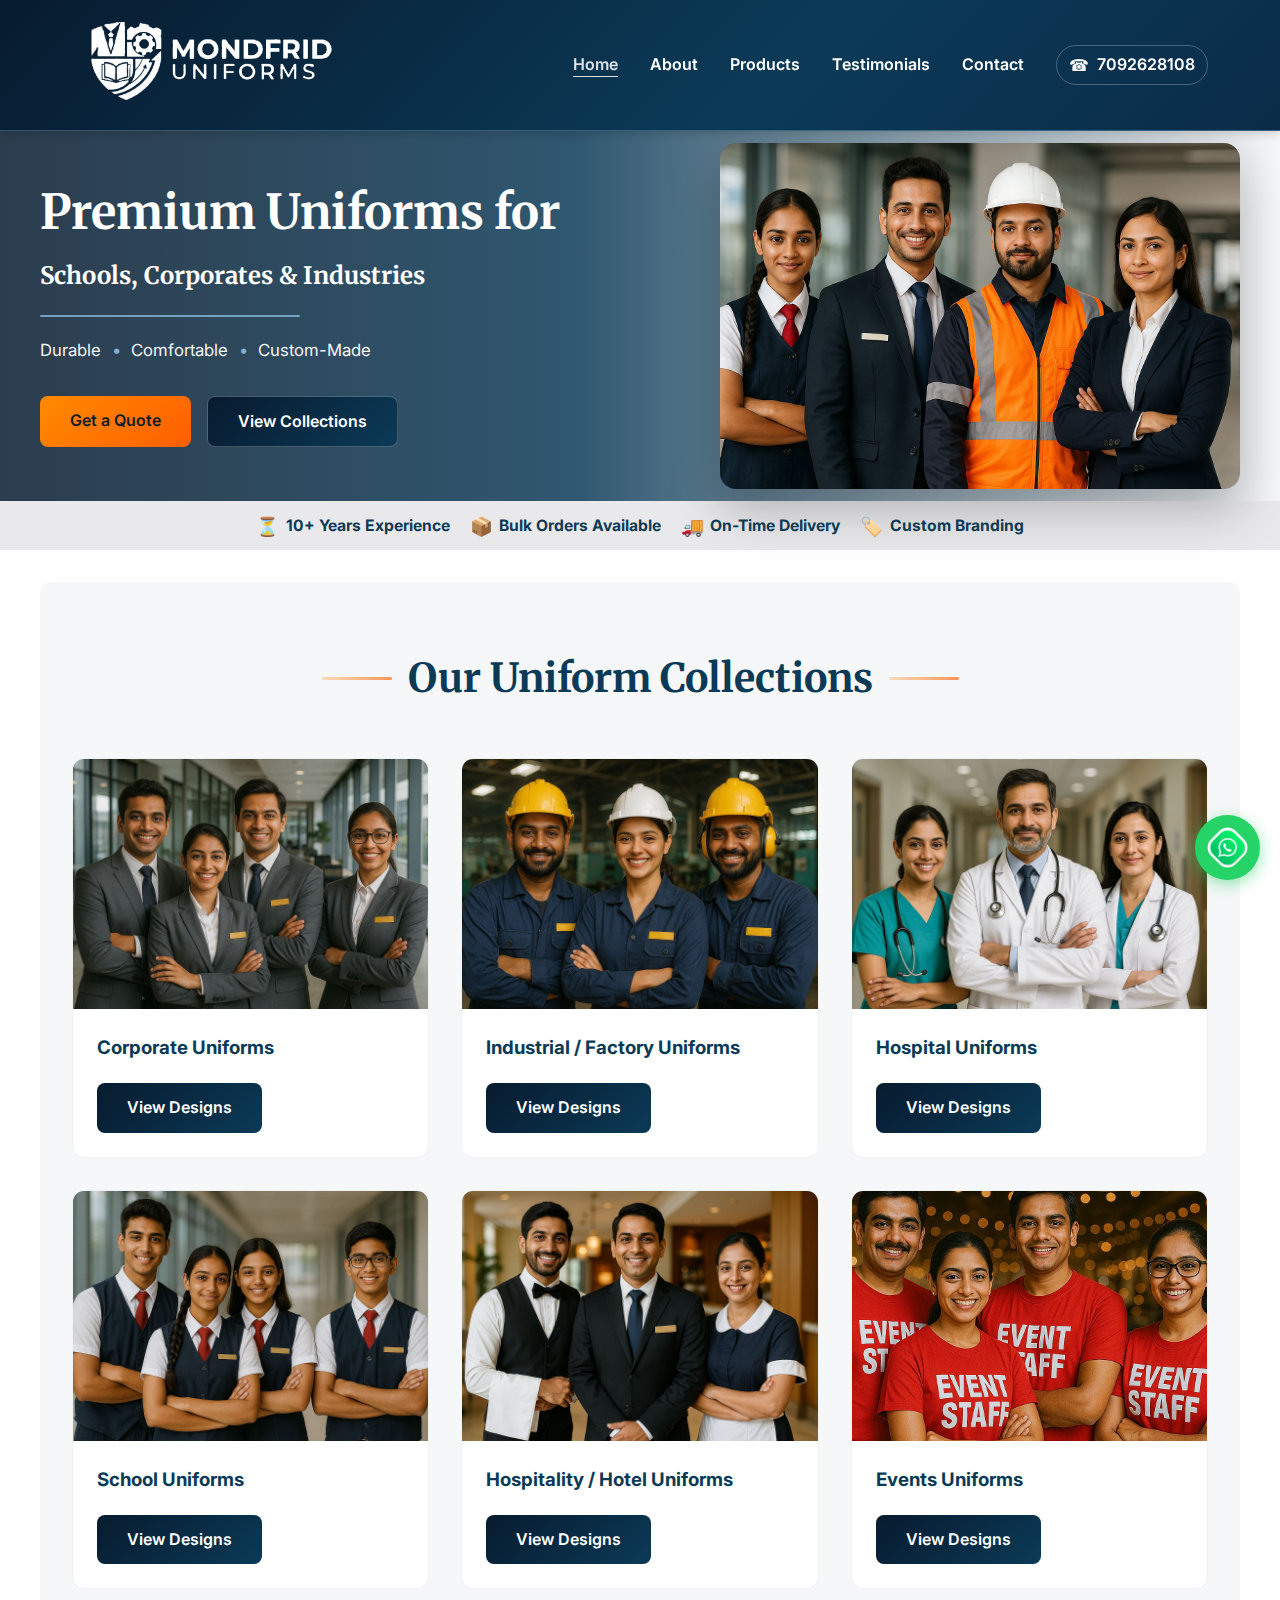
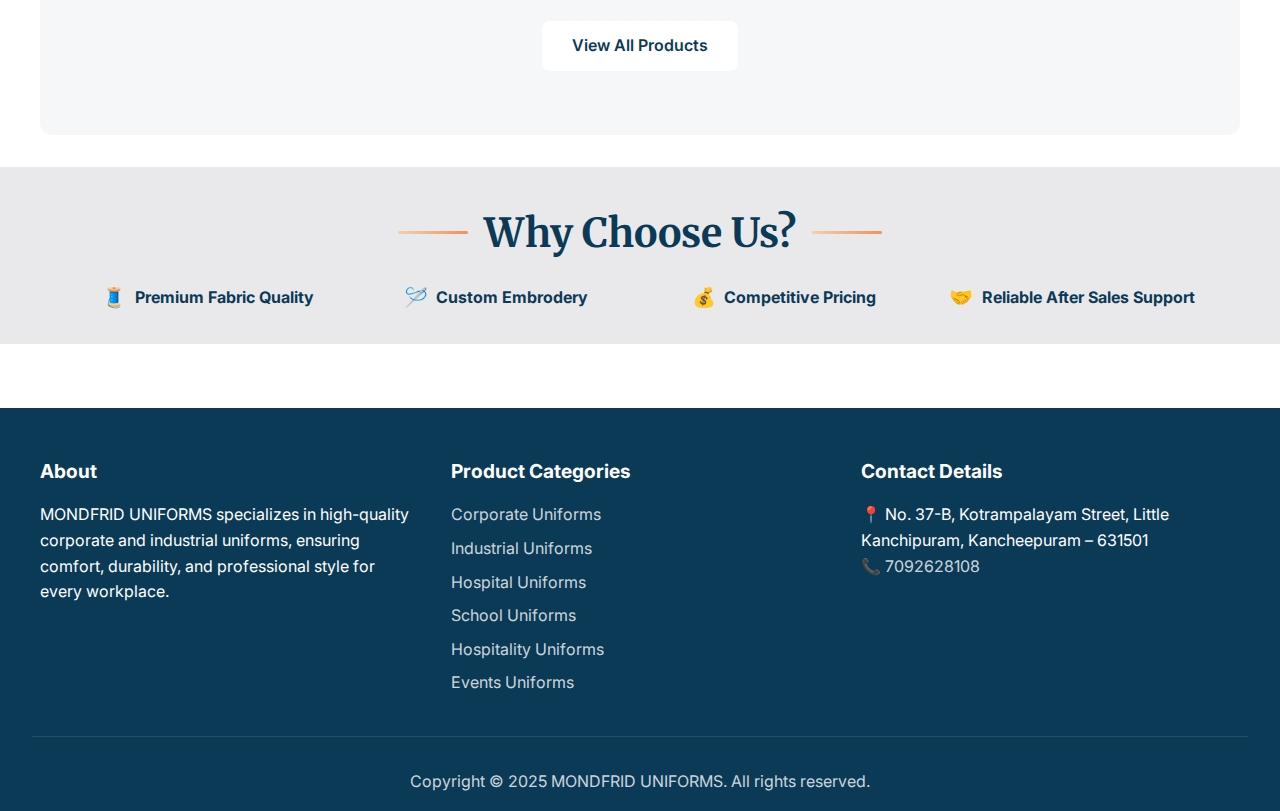
<file: index.html>
<!DOCTYPE html>
<html lang="en">
<head>
  <meta charset="UTF-8">
  <meta name="viewport" content="width=device-width, initial-scale=1.0">
  <title>MONDFRID UNIFORMS - Premium Uniforms for Professional Work Style</title>
  <link rel="preconnect" href="https://fonts.googleapis.com">
  <link href="https://fonts.googleapis.com/css2?family=Inter:wght@300;400;600&family=Merriweather:wght@700&display=swap" rel="stylesheet">
  <link rel="stylesheet" href="css/style.css">
</head>
<body>
  <!-- Header -->
  <header>
    <nav>
      <div class="logo">
        <a href="index.html"><img src="images/logo.png" alt="MONDFRID UNIFORMS Logo"></a>
      </div>
      <button class="menu-toggle" aria-label="Toggle menu">☰</button>
      <ul class="nav-menu">
        <li><a href="index.html">Home</a></li>
        <li><a href="about.html">About</a></li>
        <li><a href="products.html">Products</a></li>
        <li><a href="testimonials.html">Testimonials</a></li>
        <li><a href="contact.html">Contact</a></li>
        <li class="nav-phone">
          <a href="tel:+917092628108" aria-label="Call 7092628108">
            <span class="phone-icon" aria-hidden="true">☎</span>
            <span class="phone-text">7092628108</span>
          </a>
        </li>
      </ul>
    </nav>
  </header>

  <!-- Hero Section -->
  <section class="hero">
    <div class="hero-inner">
      <div class="hero-left">
        <h1 class="hero-title">
          Premium Uniforms for<br>
          <span class="hero-title-strong">Schools, Corporates &amp; Industries</span>
        </h1>
        <div class="hero-divider" aria-hidden="true"></div>
        <p class="hero-subtitle">
          Durable <span class="hero-dot" aria-hidden="true">•</span>
          Comfortable <span class="hero-dot" aria-hidden="true">•</span>
          Custom-Made
        </p>
        <div class="hero-buttons">
          <a href="contact.html" class="btn btn-quote">Get a Quote</a>
          <a href="products.html" class="btn btn-collections">View Collections</a>
        </div>
      </div>
      <div class="hero-right" aria-hidden="true">
        <img src="images/GroupHeader.jpeg" alt="Uniforms showcase">
      </div>
    </div>
  </section>

  <!-- Highlights Strip -->
  <section class="highlights">
    <div class="highlights-inner">
      <div class="highlights-row">
        <div class="highlight">
          <span class="highlight-icon" aria-hidden="true">⏳</span>
          <span class="highlight-text">10+ Years Experience</span>
        </div>
        <div class="highlight">
          <span class="highlight-icon" aria-hidden="true">📦</span>
          <span class="highlight-text">Bulk Orders Available</span>
        </div>
        <div class="highlight">
          <span class="highlight-icon" aria-hidden="true">🚚</span>
          <span class="highlight-text">On-Time Delivery</span>
        </div>
        <div class="highlight">
          <span class="highlight-icon" aria-hidden="true">🏷️</span>
          <span class="highlight-text">Custom Branding</span>
        </div>
      </div>
    </div>
  </section>

  <!-- Products Preview Section -->
  <section class="container" style="background: var(--muted); padding: 4rem 2rem; border-radius: 12px; margin: 2rem auto;">
    <h2 class="section-title section-title-lines"><span>Our Uniform Collections</span></h2>

    <div class="products-grid">
      <div class="product-card">
        <div class="product-image">
          <img src="images/uniforms/corporate.png" alt="Corporate Uniforms">
        </div>
        <div class="product-content">
          <h3>Corporate Uniforms</h3>
          <a href="products.html" class="btn btn-view-designs" aria-label="View Corporate Uniform designs">View Designs</a>
        </div>
      </div>
      <div class="product-card">
        <div class="product-image">
          <img src="images/uniforms/industry.png" alt="Industrial Uniforms">
        </div>
        <div class="product-content">
          <h3>Industrial / Factory Uniforms</h3>
          <a href="products.html" class="btn btn-view-designs" aria-label="View Industrial Uniform designs">View Designs</a>
        </div>
      </div>
      <div class="product-card">
        <div class="product-image">
          <img src="images/uniforms/hospital.png" alt="Hospital Uniforms">
        </div>
        <div class="product-content">
          <h3>Hospital Uniforms</h3>
          <a href="products.html" class="btn btn-view-designs" aria-label="View Hospital Uniform designs">View Designs</a>
        </div>
      </div>
      <div class="product-card">
        <div class="product-image">
          <img src="images/uniforms/school.png" alt="School Uniforms">
        </div>
        <div class="product-content">
          <h3>School Uniforms</h3>
          <a href="products.html" class="btn btn-view-designs" aria-label="View School Uniform designs">View Designs</a>
        </div>
      </div>
      <div class="product-card">
        <div class="product-image">
          <img src="images/uniforms/hospitality.png" alt="Hospitality Uniforms">
        </div>
        <div class="product-content">
          <h3>Hospitality / Hotel Uniforms</h3>
          <a href="products.html" class="btn btn-view-designs" aria-label="View Hospitality Uniform designs">View Designs</a>
        </div>
      </div>
      <div class="product-card">
        <div class="product-image">
          <img src="images/uniforms/events.png" alt="Events Uniforms">
        </div>
        <div class="product-content">
          <h3>Events Uniforms</h3>
          <a href="products.html" class="btn btn-view-designs" aria-label="View Events Uniform designs">View Designs</a>
        </div>
      </div>
    </div>
    <div style="text-align: center; margin-top: 2rem;">
      <a href="products.html" class="btn btn-primary">View All Products</a>
    </div>
  </section>

  <!-- Why Choose Us -->
  <section class="why-choose-section">
    <div class="container">
    <h2 class="section-title section-title-lines"><span>Why Choose Us?</span></h2>
    <div class="why-choose-grid">
      <div class="why-choose-item">
        <span class="why-choose-icon" aria-hidden="true">🧵</span>
        <span class="why-choose-text">Premium Fabric Quality</span>
      </div>
      <div class="why-choose-item">
        <span class="why-choose-icon" aria-hidden="true">🪡</span>
        <span class="why-choose-text">Custom Embrodery</span>
      </div>
      <div class="why-choose-item">
        <span class="why-choose-icon" aria-hidden="true">💰</span>
        <span class="why-choose-text">Competitive Pricing</span>
      </div>
      <div class="why-choose-item">
        <span class="why-choose-icon" aria-hidden="true">🤝</span>
        <span class="why-choose-text">Reliable After Sales Support</span>
      </div>
    </div>
    </div>
  </section>

  

 
  <!-- Footer -->
  <footer>
    <div class="footer-content">
      <div class="footer-section">
        <h3>About</h3>
        <p>MONDFRID UNIFORMS specializes in high-quality corporate and industrial uniforms, ensuring comfort, durability, and professional style for every workplace.</p>
      </div>
      <div class="footer-section">
        <h3>Product Categories</h3>
        <ul>
          <li><a href="products.html">Corporate Uniforms</a></li>
          <li><a href="products.html">Industrial Uniforms</a></li>
          <li><a href="products.html">Hospital Uniforms</a></li>
          <li><a href="products.html">School Uniforms</a></li>
          <li><a href="products.html">Hospitality Uniforms</a></li>
          <li><a href="products.html">Events Uniforms</a></li>
        </ul>
      </div>
      <div class="footer-section">
        <h3>Contact Details</h3>
        <p>📍 No. 37-B, Kotrampalayam Street, Little Kanchipuram, Kancheepuram – 631501</p>
        <p>📞 <a href="tel:+917092628108">7092628108</a></p>
      </div>
    </div>
    <div class="footer-bottom">
      <p>Copyright © 2025 MONDFRID UNIFORMS. All rights reserved.</p>
    </div>
  </footer>

  <!-- Sticky WhatsApp Button -->
  <a href="https://wa.me/917092628108" class="whatsapp-float" target="_blank" aria-label="Chat on WhatsApp">
    <img src="images/whatsappicon.png" alt="WhatsApp">
  </a>

  <script src="js/main.js"></script>
</body>
</html>
</file>
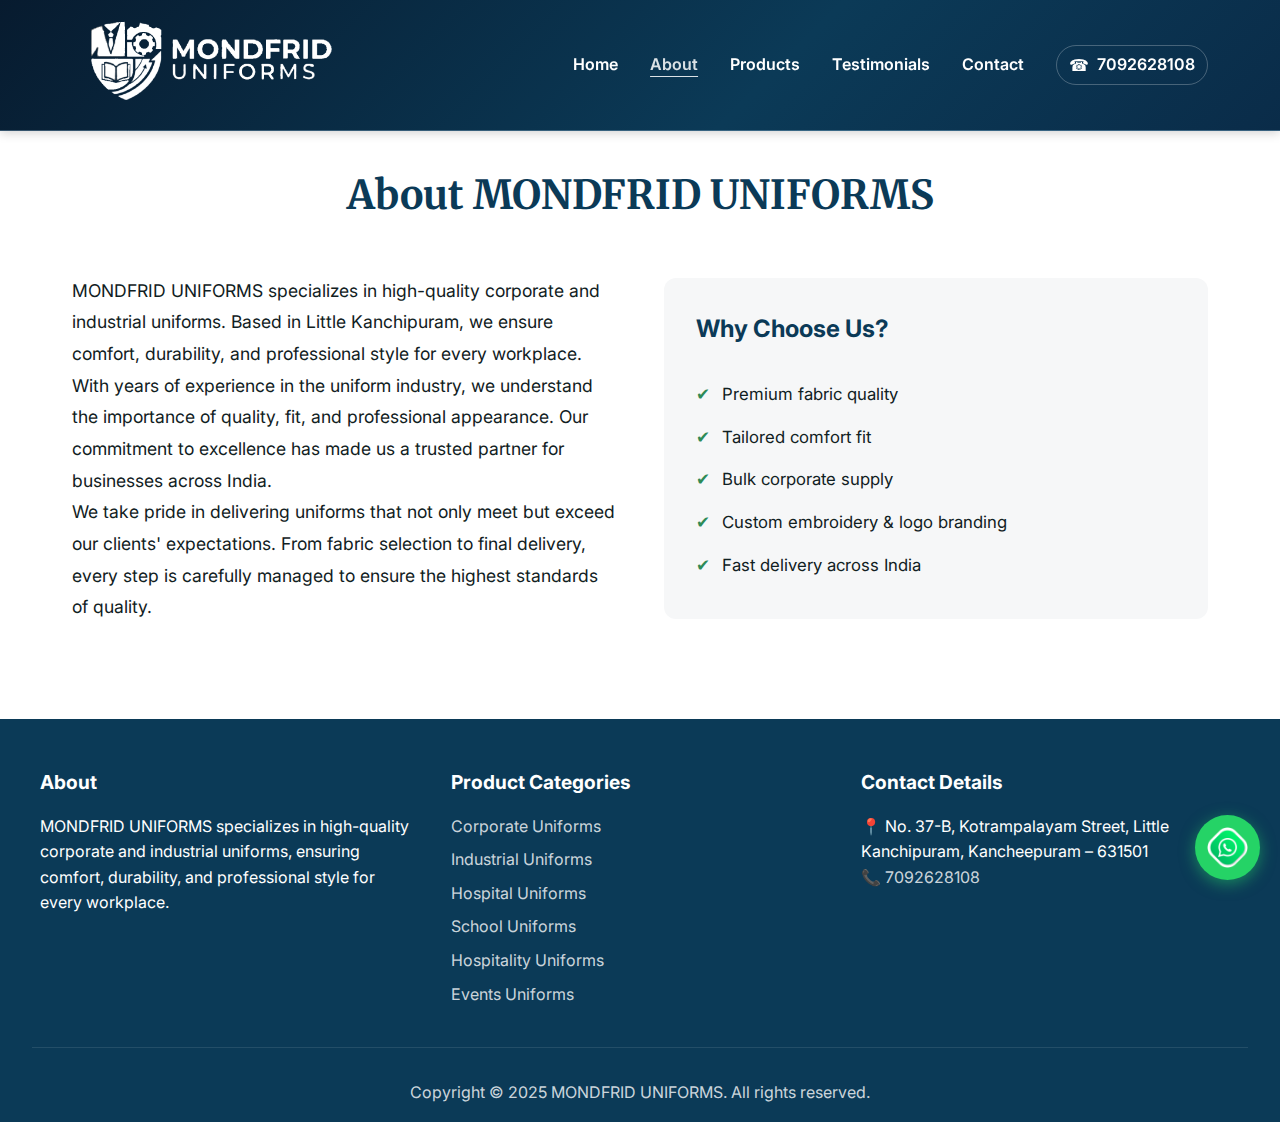
<file: about.html>
<!DOCTYPE html>
<html lang="en">
<head>
  <meta charset="UTF-8">
  <meta name="viewport" content="width=device-width, initial-scale=1.0">
  <title>About Us - MONDFRID UNIFORMS</title>
  <link rel="preconnect" href="https://fonts.googleapis.com">
  <link href="https://fonts.googleapis.com/css2?family=Inter:wght@300;400;600&family=Merriweather:wght@700&display=swap" rel="stylesheet">
  <link rel="stylesheet" href="css/style.css">
</head>
<body>
  <!-- Header -->
  <header>
    <nav>
      <div class="logo">
        <a href="index.html"><img src="images/logo.png" alt="MONDFRID UNIFORMS Logo"></a>
      </div>
      <button class="menu-toggle" aria-label="Toggle menu">☰</button>
      <ul class="nav-menu">
        <li><a href="index.html">Home</a></li>
        <li><a href="about.html">About</a></li>
        <li><a href="products.html">Products</a></li>
        <li><a href="testimonials.html">Testimonials</a></li>
        <li><a href="contact.html">Contact</a></li>
        <li class="nav-phone">
          <a href="tel:+917092628108" aria-label="Call 7092628108">
            <span class="phone-icon" aria-hidden="true">☎</span>
            <span class="phone-text">7092628108</span>
          </a>
        </li>
      </ul>
    </nav>
  </header>

  <!-- About Section -->
  <section class="container">
    <h1 class="section-title">About MONDFRID UNIFORMS</h1>
    <div class="about-content">
      <div class="about-text">
        <p>MONDFRID UNIFORMS specializes in high-quality corporate and industrial uniforms. Based in Little Kanchipuram, we ensure comfort, durability, and professional style for every workplace.</p>
        <p>With years of experience in the uniform industry, we understand the importance of quality, fit, and professional appearance. Our commitment to excellence has made us a trusted partner for businesses across India.</p>
        <p>We take pride in delivering uniforms that not only meet but exceed our clients' expectations. From fabric selection to final delivery, every step is carefully managed to ensure the highest standards of quality.</p>
      </div>
      <div class="why-choose">
        <h3>Why Choose Us?</h3>
        <ul>
          <li>Premium fabric quality</li>
          <li>Tailored comfort fit</li>
          <li>Bulk corporate supply</li>
          <li>Custom embroidery & logo branding</li>
          <li>Fast delivery across India</li>
        </ul>
      </div>
    </div>
  </section>

  <!-- Footer -->
  <footer>
    <div class="footer-content">
      <div class="footer-section">
        <h3>About</h3>
        <p>MONDFRID UNIFORMS specializes in high-quality corporate and industrial uniforms, ensuring comfort, durability, and professional style for every workplace.</p>
      </div>
      <div class="footer-section">
        <h3>Product Categories</h3>
        <ul>
          <li><a href="products.html">Corporate Uniforms</a></li>
          <li><a href="products.html">Industrial Uniforms</a></li>
          <li><a href="products.html">Hospital Uniforms</a></li>
          <li><a href="products.html">School Uniforms</a></li>
          <li><a href="products.html">Hospitality Uniforms</a></li>
          <li><a href="products.html">Events Uniforms</a></li>
        </ul>
      </div>
      <div class="footer-section">
        <h3>Contact Details</h3>
        <p>📍 No. 37-B, Kotrampalayam Street, Little Kanchipuram, Kancheepuram – 631501</p>
        <p>📞 <a href="tel:+917092628108">7092628108</a></p>
      </div>
    </div>
    <div class="footer-bottom">
      <p>Copyright © 2025 MONDFRID UNIFORMS. All rights reserved.</p>
    </div>
  </footer>

  <!-- Sticky WhatsApp Button -->
  <a href="https://wa.me/917092628108" class="whatsapp-float" target="_blank" aria-label="Chat on WhatsApp">
    <img src="images/whatsappicon.png" alt="WhatsApp">
  </a>

  <script src="js/main.js"></script>
</body>
</html>
</file>
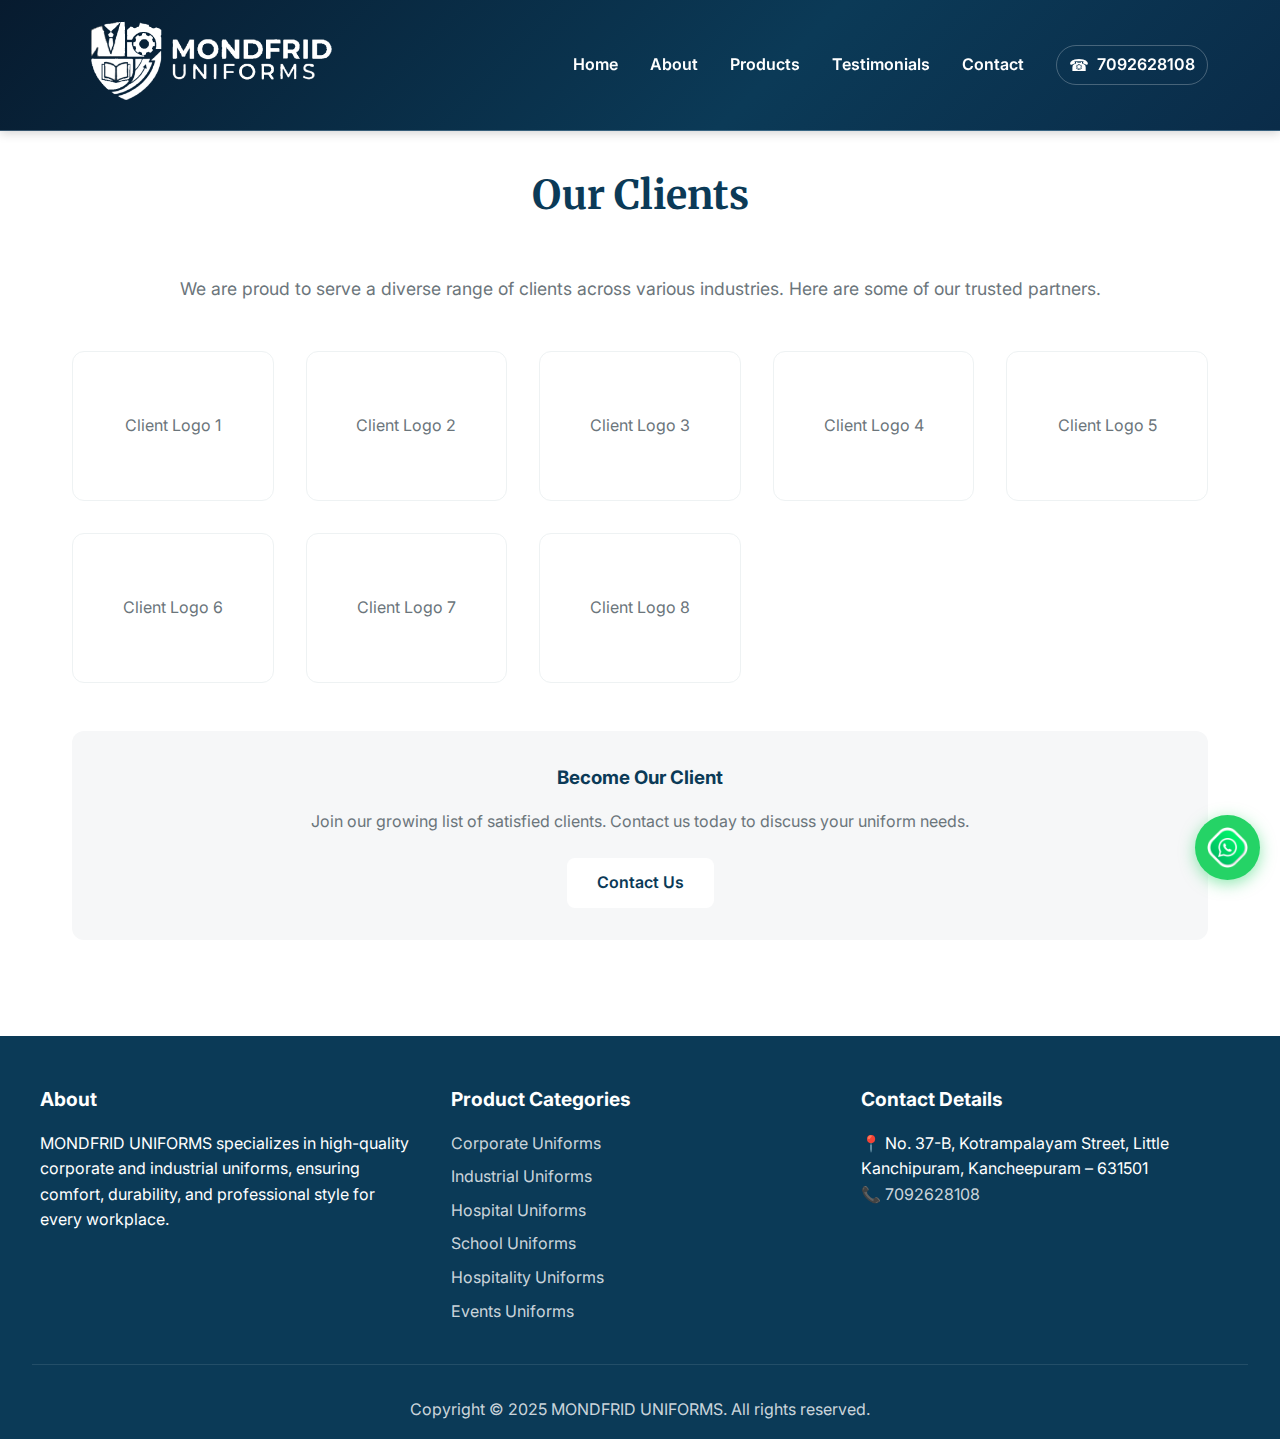
<file: clients.html>
<!DOCTYPE html>
<html lang="en">
<head>
  <meta charset="UTF-8">
  <meta name="viewport" content="width=device-width, initial-scale=1.0">
  <title>Our Clients - MONDFRID UNIFORMS</title>
  <link rel="preconnect" href="https://fonts.googleapis.com">
  <link href="https://fonts.googleapis.com/css2?family=Inter:wght@300;400;600&family=Merriweather:wght@700&display=swap" rel="stylesheet">
  <link rel="stylesheet" href="css/style.css">
</head>
<body>
  <!-- Header -->
  <header>
    <nav>
      <div class="logo">
        <a href="index.html"><img src="images/logo.png" alt="MONDFRID UNIFORMS Logo"></a>
      </div>
      <button class="menu-toggle" aria-label="Toggle menu">☰</button>
      <ul class="nav-menu">
        <li><a href="index.html">Home</a></li>
        <li><a href="about.html">About</a></li>
        <li><a href="products.html">Products</a></li>
        <li><a href="testimonials.html">Testimonials</a></li>
        <li><a href="contact.html">Contact</a></li>
        <li class="nav-phone">
          <a href="tel:+917092628108" aria-label="Call 7092628108">
            <span class="phone-icon" aria-hidden="true">☎</span>
            <span class="phone-text">7092628108</span>
          </a>
        </li>
      </ul>
    </nav>
  </header>

  <!-- Clients Section -->
  <section class="container">
    <h1 class="section-title">Our Clients</h1>
    <p style="text-align: center; margin-bottom: 3rem; color: var(--text-light); font-size: 1.1rem;">
      We are proud to serve a diverse range of clients across various industries. Here are some of our trusted partners.
    </p>
    <div class="clients-grid">
      <div class="client-logo">
        <div style="color: var(--text-light);">Client Logo 1</div>
      </div>
      <div class="client-logo">
        <div style="color: var(--text-light);">Client Logo 2</div>
      </div>
      <div class="client-logo">
        <div style="color: var(--text-light);">Client Logo 3</div>
      </div>
      <div class="client-logo">
        <div style="color: var(--text-light);">Client Logo 4</div>
      </div>
      <div class="client-logo">
        <div style="color: var(--text-light);">Client Logo 5</div>
      </div>
      <div class="client-logo">
        <div style="color: var(--text-light);">Client Logo 6</div>
      </div>
      <div class="client-logo">
        <div style="color: var(--text-light);">Client Logo 7</div>
      </div>
      <div class="client-logo">
        <div style="color: var(--text-light);">Client Logo 8</div>
      </div>
    </div>
    <div style="text-align: center; margin-top: 3rem; padding: 2rem; background: var(--muted); border-radius: 12px;">
      <h3 style="color: var(--navy); margin-bottom: 1rem;">Become Our Client</h3>
      <p style="color: var(--text-light); margin-bottom: 1.5rem;">Join our growing list of satisfied clients. Contact us today to discuss your uniform needs.</p>
      <a href="contact.html" class="btn btn-primary">Contact Us</a>
    </div>
  </section>

  <!-- Footer -->
  <footer>
    <div class="footer-content">
      <div class="footer-section">
        <h3>About</h3>
        <p>MONDFRID UNIFORMS specializes in high-quality corporate and industrial uniforms, ensuring comfort, durability, and professional style for every workplace.</p>
      </div>
      <div class="footer-section">
        <h3>Product Categories</h3>
        <ul>
          <li><a href="products.html">Corporate Uniforms</a></li>
          <li><a href="products.html">Industrial Uniforms</a></li>
          <li><a href="products.html">Hospital Uniforms</a></li>
          <li><a href="products.html">School Uniforms</a></li>
          <li><a href="products.html">Hospitality Uniforms</a></li>
          <li><a href="products.html">Events Uniforms</a></li>
        </ul>
      </div>
      <div class="footer-section">
        <h3>Contact Details</h3>
        <p>📍 No. 37-B, Kotrampalayam Street, Little Kanchipuram, Kancheepuram – 631501</p>
        <p>📞 <a href="tel:+917092628108">7092628108</a></p>
      </div>
    </div>
    <div class="footer-bottom">
      <p>Copyright © 2025 MONDFRID UNIFORMS. All rights reserved.</p>
    </div>
  </footer>

  <!-- Sticky WhatsApp Button -->
  <a href="https://wa.me/917092628108" class="whatsapp-float" target="_blank" aria-label="Chat on WhatsApp">
    <img src="images/whatsappicon.png" alt="WhatsApp">
  </a>

  <script src="js/main.js"></script>
</body>
</html>
</file>
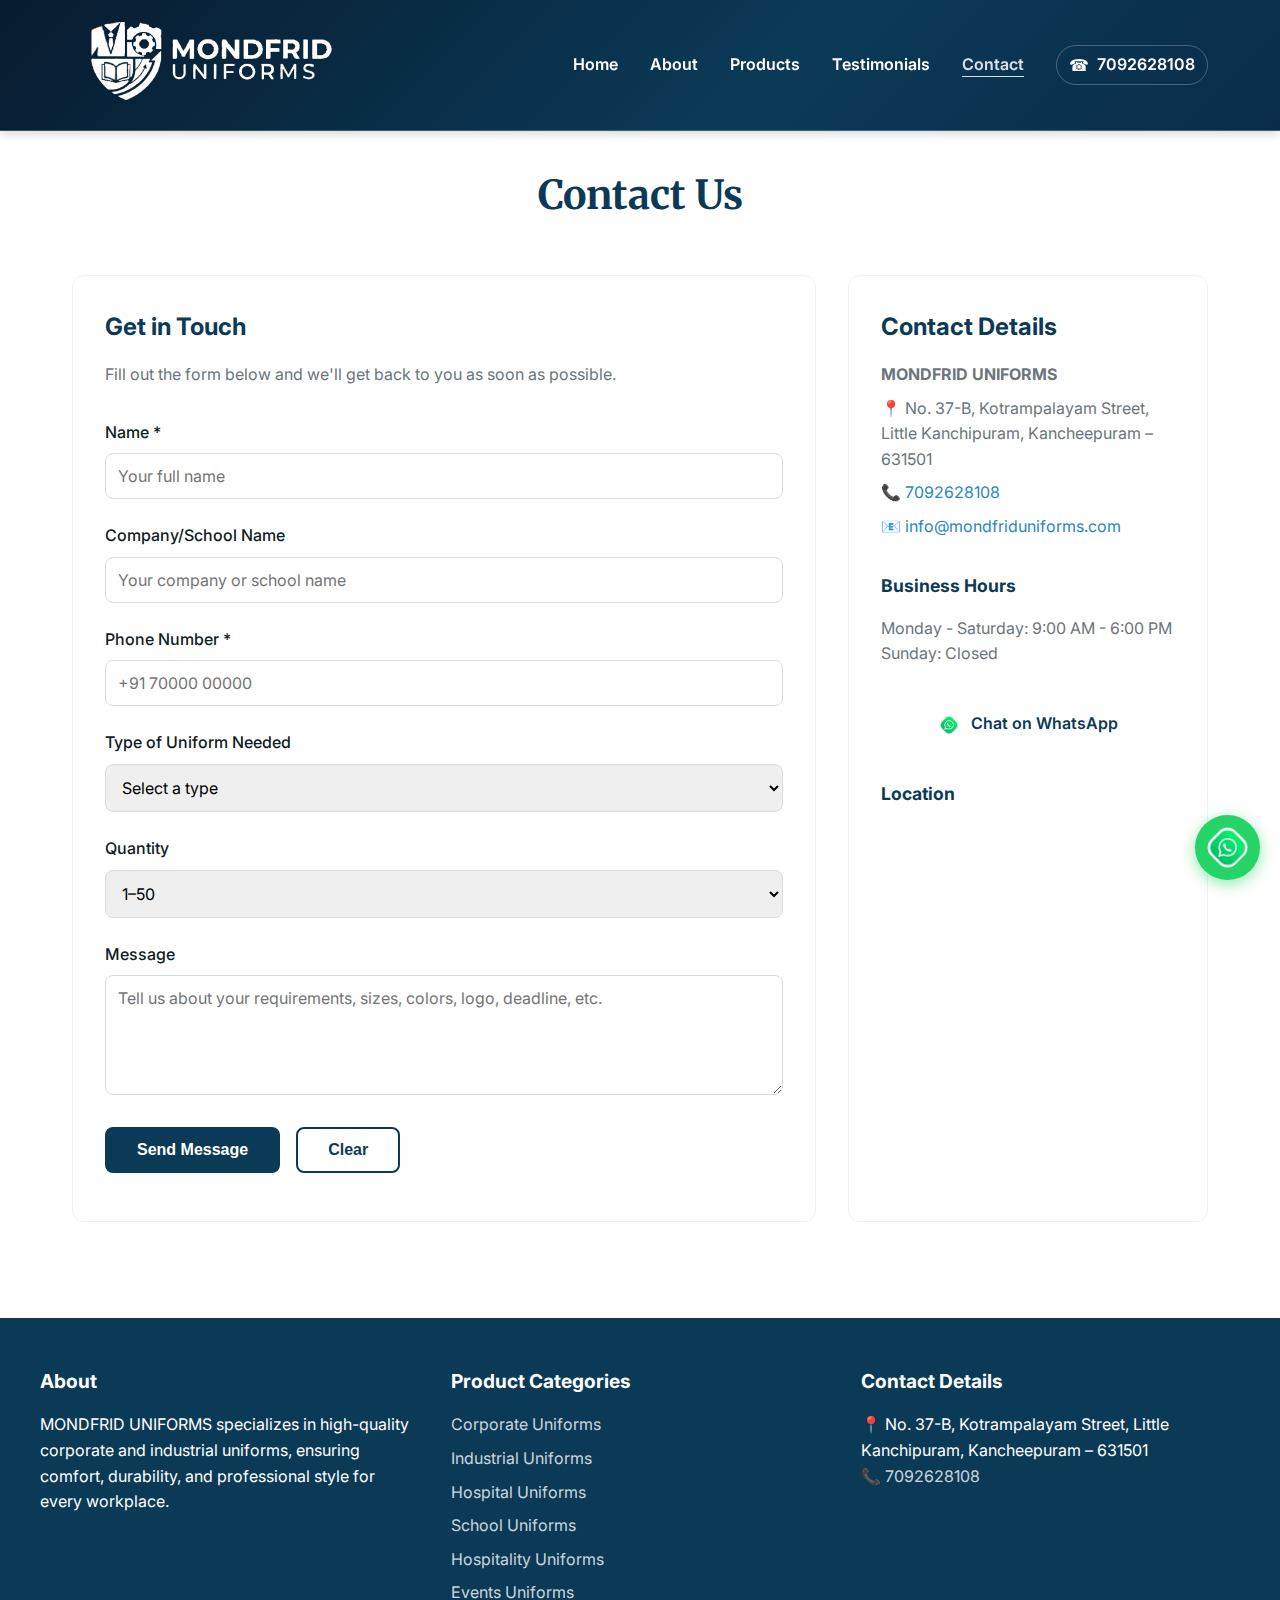
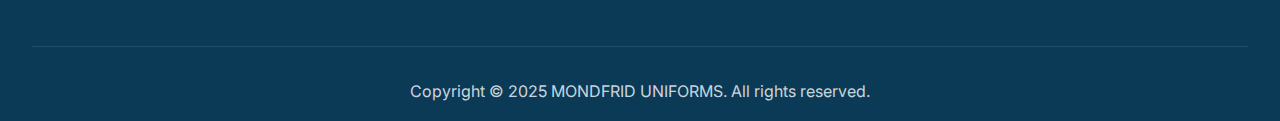
<file: contact.html>
<!DOCTYPE html>
<html lang="en">
<head>
  <meta charset="UTF-8">
  <meta name="viewport" content="width=device-width, initial-scale=1.0">
  <title>Contact Us - MONDFRID UNIFORMS</title>
  <link rel="preconnect" href="https://fonts.googleapis.com">
  <link href="https://fonts.googleapis.com/css2?family=Inter:wght@300;400;600&family=Merriweather:wght@700&display=swap" rel="stylesheet">
  <link rel="stylesheet" href="css/style.css">
</head>
<body>
  <!-- Header -->
  <header>
    <nav>
      <div class="logo">
        <a href="index.html"><img src="images/logo.png" alt="MONDFRID UNIFORMS Logo"></a>
      </div>
      <button class="menu-toggle" aria-label="Toggle menu">☰</button>
      <ul class="nav-menu">
        <li><a href="index.html">Home</a></li>
        <li><a href="about.html">About</a></li>
        <li><a href="products.html">Products</a></li>
        <li><a href="testimonials.html">Testimonials</a></li>
        <li><a href="contact.html">Contact</a></li>
        <li class="nav-phone">
          <a href="tel:+917092628108" aria-label="Call 7092628108">
            <span class="phone-icon" aria-hidden="true">☎</span>
            <span class="phone-text">7092628108</span>
          </a>
        </li>
      </ul>
    </nav>
  </header>

  <!-- Contact Section -->
  <section class="container">
    <h1 class="section-title">Contact Us</h1>
    <div class="contact-grid">
      <div class="contact-form">
        <h2 style="color: var(--navy); margin-bottom: 1rem;">Get in Touch</h2>
        <p style="color: var(--text-light); margin-bottom: 2rem;">Fill out the form below and we'll get back to you as soon as possible.</p>
        
        <form id="contactForm" novalidate>
          <div class="form-group">
            <label for="name">Name *</label>
            <input type="text" id="name" name="name" required placeholder="Your full name">
          </div>

          <div class="form-group">
            <label for="company">Company/School Name</label>
            <input type="text" id="company" name="company" placeholder="Your company or school name">
          </div>

          <div class="form-group">
            <label for="phone">Phone Number *</label>
            <input type="tel" id="phone" name="phone" required placeholder="+91 70000 00000">
          </div>

          <div class="form-group">
            <label for="uniformType">Type of Uniform Needed</label>
            <select id="uniformType" name="uniformType">
              <option value="">Select a type</option>
              <option value="corporate">Corporate Uniforms</option>
              <option value="industrial">Industrial / Factory Uniforms</option>
              <option value="hospital">Hospital Uniforms</option>
              <option value="school">School Uniforms</option>
              <option value="hospitality">Hospitality / Hotel Uniforms</option>
              <option value="events">Events Uniforms</option>
              <option value="other">Other</option>
            </select>
          </div>

          <div class="form-group">
            <label for="quantity">Quantity</label>
            <select id="quantity" name="quantity">
              <option value="1-50">1–50</option>
              <option value="50-200">50–200</option>
              <option value="200-500">200–500</option>
              <option value="500+">500+</option>
            </select>
          </div>

          <div class="form-group">
            <label for="message">Message</label>
            <textarea id="message" name="message" placeholder="Tell us about your requirements, sizes, colors, logo, deadline, etc."></textarea>
          </div>

          <div class="form-actions">
            <button type="submit" class="btn btn-primary">Send Message</button>
            <button type="button" id="clearBtn" class="btn btn-secondary">Clear</button>
          </div>
          <div id="formStatus" class="small muted" aria-live="polite" style="margin-top: 1rem; color: var(--text-light);"></div>
        </form>
      </div>

      <div class="contact-details">
        <h2 style="color: var(--navy); margin-bottom: 1rem;">Contact Details</h2>
        <div class="contact-info">
          <p><strong>MONDFRID UNIFORMS</strong></p>
          <p>📍 No. 37-B, Kotrampalayam Street,<br>Little Kanchipuram, Kancheepuram – 631501</p>
          <p>📞 <a href="tel:+917092628108">7092628108</a></p>
          <p>📧 <a href="mailto:info@mondfriduniforms.com">info@mondfriduniforms.com</a></p>
        </div>

        <div style="margin-top: 2rem;">
          <h3 style="color: var(--navy); margin-bottom: 1rem; font-size: 1.1rem;">Business Hours</h3>
          <p style="color: var(--text-light);">Monday - Saturday: 9:00 AM - 6:00 PM</p>
          <p style="color: var(--text-light);">Sunday: Closed</p>
        </div>

        <div style="margin-top: 2rem;">
          <a href="https://wa.me/917092628108" class="btn btn-primary" style="width: 100%; text-align: center; display: block;">
            <img src="images/whatsappicon.png" alt="WhatsApp" style="width: 20px; height: 20px; vertical-align: middle; margin-right: 8px;">
            Chat on WhatsApp
          </a>
        </div>

        <div style="margin-top: 2rem;">
          <h3 style="color: var(--navy); margin-bottom: 1rem; font-size: 1.1rem;">Location</h3>
          <iframe 
            title="MONDFRID UNIFORMS Location" 
            width="100%" 
            height="200" 
            style="border:0; border-radius: 8px;" 
            loading="lazy" 
            src="https://www.google.com/maps/embed?pb=!1m18!1m12!1m3!1d3890.123456789!2d79.7!3d12.8!2m3!1f0!2f0!3f0!3m2!1i1024!2i768!4f13.1!3m3!1m2!1s0x0%3A0x0!2zMTLCsDQ4JzAwLjAiTiA3OcKwNDInMDAuMCJF!5e0!3m2!1sen!2sin!4v1234567890123!5m2!1sen!2sin"
            allowfullscreen>
          </iframe>
        </div>
      </div>
    </div>
  </section>

  <!-- Footer -->
  <footer>
    <div class="footer-content">
      <div class="footer-section">
        <h3>About</h3>
        <p>MONDFRID UNIFORMS specializes in high-quality corporate and industrial uniforms, ensuring comfort, durability, and professional style for every workplace.</p>
      </div>
      <div class="footer-section">
        <h3>Product Categories</h3>
        <ul>
          <li><a href="products.html">Corporate Uniforms</a></li>
          <li><a href="products.html">Industrial Uniforms</a></li>
          <li><a href="products.html">Hospital Uniforms</a></li>
          <li><a href="products.html">School Uniforms</a></li>
          <li><a href="products.html">Hospitality Uniforms</a></li>
          <li><a href="products.html">Events Uniforms</a></li>
        </ul>
      </div>
      <div class="footer-section">
        <h3>Contact Details</h3>
        <p>📍 No. 37-B, Kotrampalayam Street, Little Kanchipuram, Kancheepuram – 631501</p>
        <p>📞 <a href="tel:+917092628108">7092628108</a></p>
      </div>
    </div>
    <div class="footer-bottom">
      <p>Copyright © 2025 MONDFRID UNIFORMS. All rights reserved.</p>
    </div>
  </footer>

  <!-- Sticky WhatsApp Button -->
  <a href="https://wa.me/917092628108" class="whatsapp-float" target="_blank" aria-label="Chat on WhatsApp">
    <img src="images/whatsappicon.png" alt="WhatsApp">
  </a>

  <script src="js/main.js"></script>
</body>
</html>
</file>
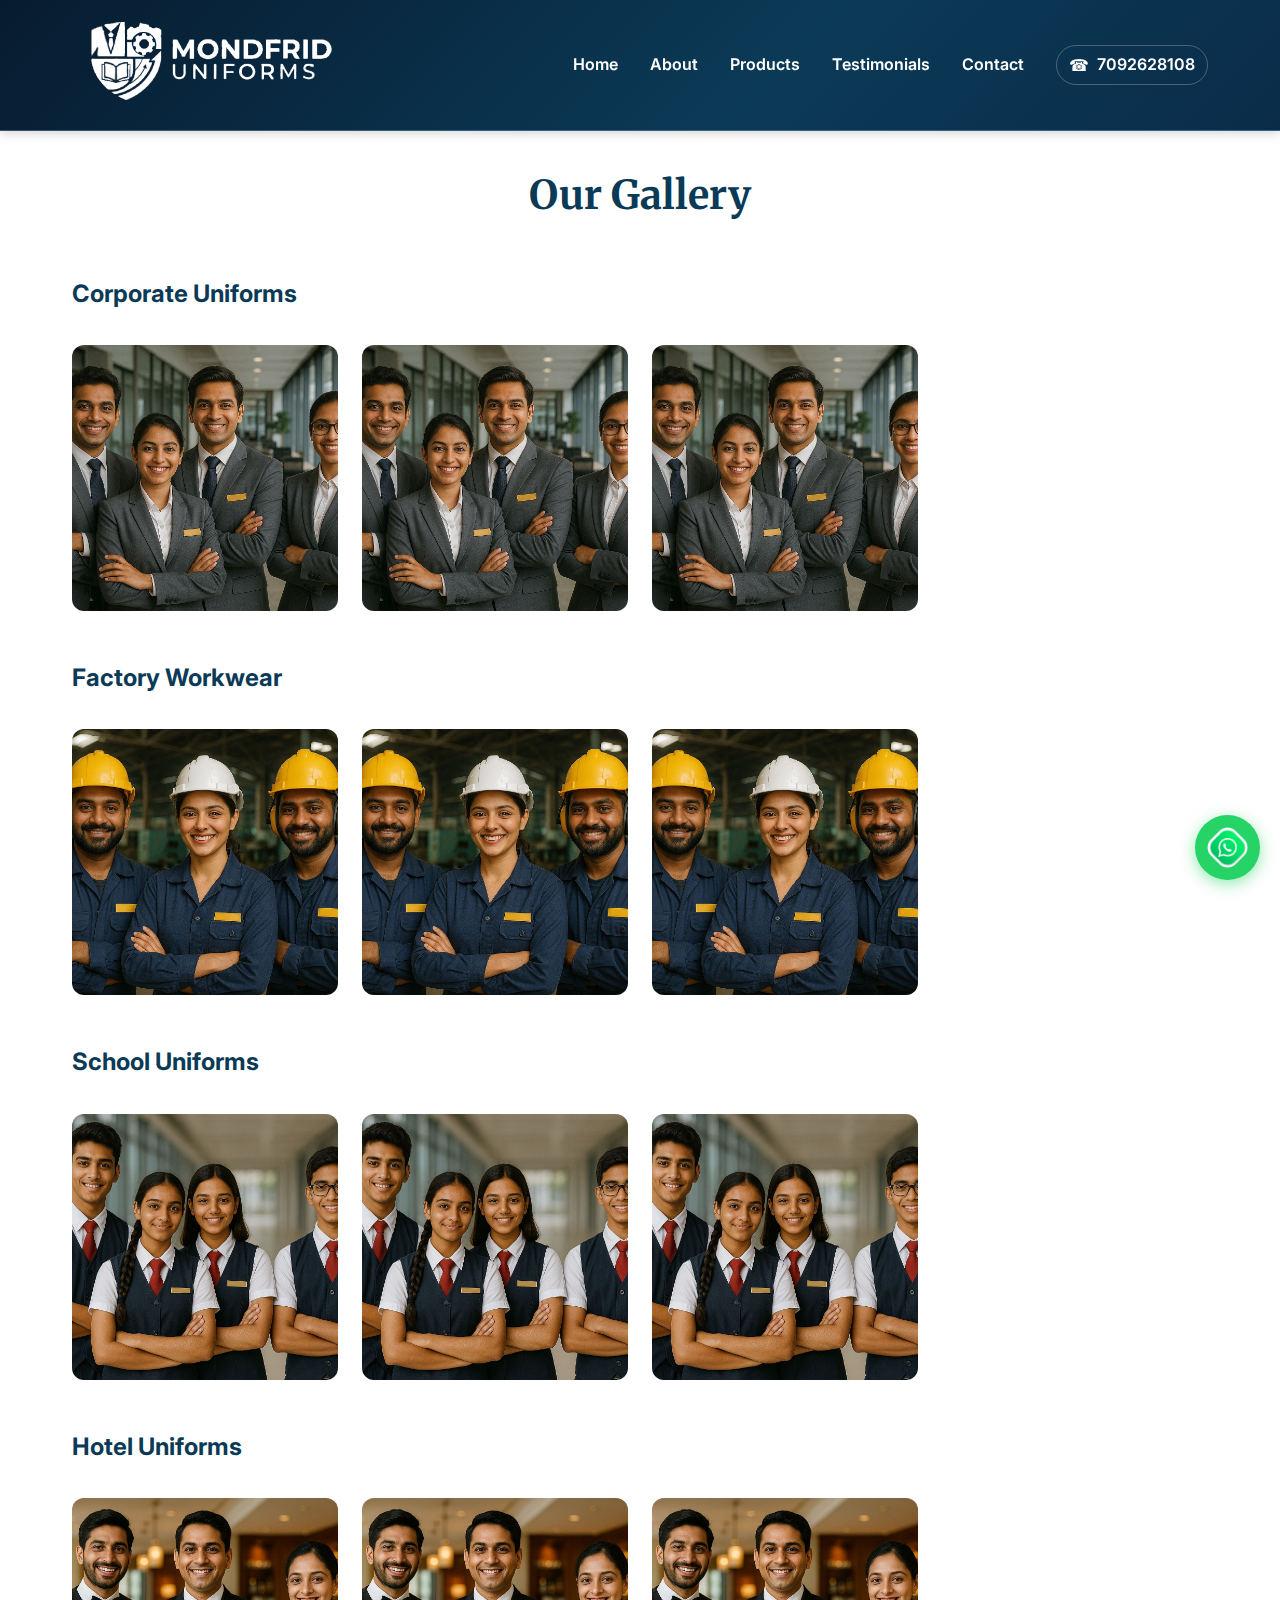
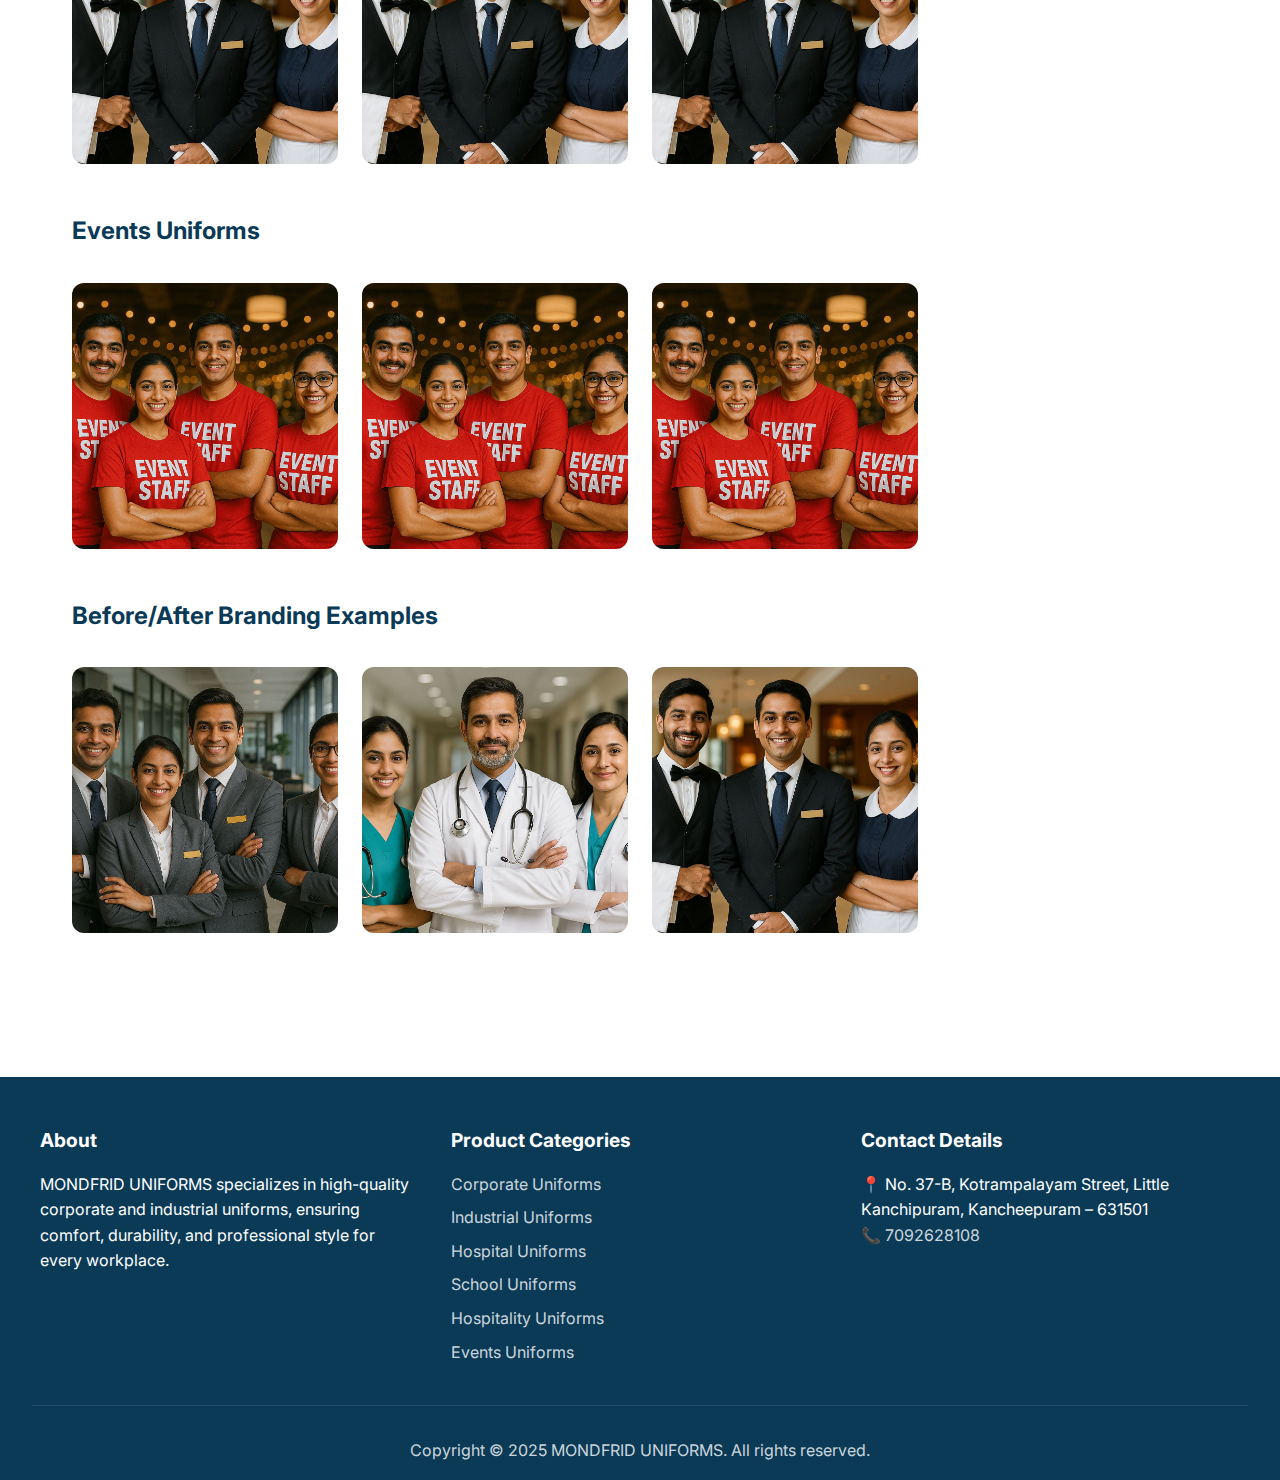
<file: gallery.html>
<!DOCTYPE html>
<html lang="en">
<head>
  <meta charset="UTF-8">
  <meta name="viewport" content="width=device-width, initial-scale=1.0">
  <title>Gallery - MONDFRID UNIFORMS</title>
  <link rel="preconnect" href="https://fonts.googleapis.com">
  <link href="https://fonts.googleapis.com/css2?family=Inter:wght@300;400;600&family=Merriweather:wght@700&display=swap" rel="stylesheet">
  <link rel="stylesheet" href="css/style.css">
</head>
<body>
  <!-- Header -->
  <header>
    <nav>
      <div class="logo">
        <a href="index.html"><img src="images/logo.png" alt="MONDFRID UNIFORMS Logo"></a>
      </div>
      <button class="menu-toggle" aria-label="Toggle menu">☰</button>
      <ul class="nav-menu">
        <li><a href="index.html">Home</a></li>
        <li><a href="about.html">About</a></li>
        <li><a href="products.html">Products</a></li>
        <li><a href="testimonials.html">Testimonials</a></li>
        <li><a href="contact.html">Contact</a></li>
        <li class="nav-phone">
          <a href="tel:+917092628108" aria-label="Call 7092628108">
            <span class="phone-icon" aria-hidden="true">☎</span>
            <span class="phone-text">7092628108</span>
          </a>
        </li>
      </ul>
    </nav>
  </header>

  <!-- Gallery Section -->
  <section class="container">
    <h1 class="section-title">Our Gallery</h1>
    
    <div style="margin-bottom: 3rem;">
      <h2 style="color: var(--navy); margin-bottom: 1.5rem; font-size: 1.5rem;">Corporate Uniforms</h2>
      <div class="gallery-grid">
        <div class="gallery-item">
          <img src="images/uniforms/corporate.png" alt="Corporate Uniforms">
        </div>
        <div class="gallery-item">
          <img src="images/uniforms/corporate.png" alt="Corporate Uniforms">
        </div>
        <div class="gallery-item">
          <img src="images/uniforms/corporate.png" alt="Corporate Uniforms">
        </div>
      </div>
    </div>

    <div style="margin-bottom: 3rem;">
      <h2 style="color: var(--navy); margin-bottom: 1.5rem; font-size: 1.5rem;">Factory Workwear</h2>
      <div class="gallery-grid">
        <div class="gallery-item">
          <img src="images/uniforms/industry.png" alt="Factory Workwear">
        </div>
        <div class="gallery-item">
          <img src="images/uniforms/industry.png" alt="Factory Workwear">
        </div>
        <div class="gallery-item">
          <img src="images/uniforms/industry.png" alt="Factory Workwear">
        </div>
      </div>
    </div>

    <div style="margin-bottom: 3rem;">
      <h2 style="color: var(--navy); margin-bottom: 1.5rem; font-size: 1.5rem;">School Uniforms</h2>
      <div class="gallery-grid">
        <div class="gallery-item">
          <img src="images/uniforms/school.png" alt="School Uniforms">
        </div>
        <div class="gallery-item">
          <img src="images/uniforms/school.png" alt="School Uniforms">
        </div>
        <div class="gallery-item">
          <img src="images/uniforms/school.png" alt="School Uniforms">
        </div>
      </div>
    </div>

    <div style="margin-bottom: 3rem;">
      <h2 style="color: var(--navy); margin-bottom: 1.5rem; font-size: 1.5rem;">Hotel Uniforms</h2>
      <div class="gallery-grid">
        <div class="gallery-item">
          <img src="images/uniforms/hospitality.png" alt="Hotel Uniforms">
        </div>
        <div class="gallery-item">
          <img src="images/uniforms/hospitality.png" alt="Hotel Uniforms">
        </div>
        <div class="gallery-item">
          <img src="images/uniforms/hospitality.png" alt="Hotel Uniforms">
        </div>
      </div>
    </div>

    <div style="margin-bottom: 3rem;">
      <h2 style="color: var(--navy); margin-bottom: 1.5rem; font-size: 1.5rem;">Events Uniforms</h2>
      <div class="gallery-grid">
        <div class="gallery-item">
          <img src="images/uniforms/events.png" alt="Events Uniforms">
        </div>
        <div class="gallery-item">
          <img src="images/uniforms/events.png" alt="Events Uniforms">
        </div>
        <div class="gallery-item">
          <img src="images/uniforms/events.png" alt="Events Uniforms">
        </div>
      </div>
    </div>

    <div style="margin-bottom: 3rem;">
      <h2 style="color: var(--navy); margin-bottom: 1.5rem; font-size: 1.5rem;">Before/After Branding Examples</h2>
      <div class="gallery-grid">
        <div class="gallery-item">
          <img src="images/uniforms/corporate.png" alt="Branding Example">
        </div>
        <div class="gallery-item">
          <img src="images/uniforms/hospital.png" alt="Branding Example">
        </div>
        <div class="gallery-item">
          <img src="images/uniforms/hospitality.png" alt="Branding Example">
        </div>
      </div>
    </div>
  </section>

  <!-- Footer -->
  <footer>
    <div class="footer-content">
      <div class="footer-section">
        <h3>About</h3>
        <p>MONDFRID UNIFORMS specializes in high-quality corporate and industrial uniforms, ensuring comfort, durability, and professional style for every workplace.</p>
      </div>
      <div class="footer-section">
        <h3>Product Categories</h3>
        <ul>
          <li><a href="products.html">Corporate Uniforms</a></li>
          <li><a href="products.html">Industrial Uniforms</a></li>
          <li><a href="products.html">Hospital Uniforms</a></li>
          <li><a href="products.html">School Uniforms</a></li>
          <li><a href="products.html">Hospitality Uniforms</a></li>
          <li><a href="products.html">Events Uniforms</a></li>
        </ul>
      </div>
      <div class="footer-section">
        <h3>Contact Details</h3>
        <p>📍 No. 37-B, Kotrampalayam Street, Little Kanchipuram, Kancheepuram – 631501</p>
        <p>📞 <a href="tel:+917092628108">7092628108</a></p>
      </div>
    </div>
    <div class="footer-bottom">
      <p>Copyright © 2025 MONDFRID UNIFORMS. All rights reserved.</p>
    </div>
  </footer>

  <!-- Sticky WhatsApp Button -->
  <a href="https://wa.me/917092628108" class="whatsapp-float" target="_blank" aria-label="Chat on WhatsApp">
    <img src="images/whatsappicon.png" alt="WhatsApp">
  </a>

  <script src="js/main.js"></script>
</body>
</html>
</file>
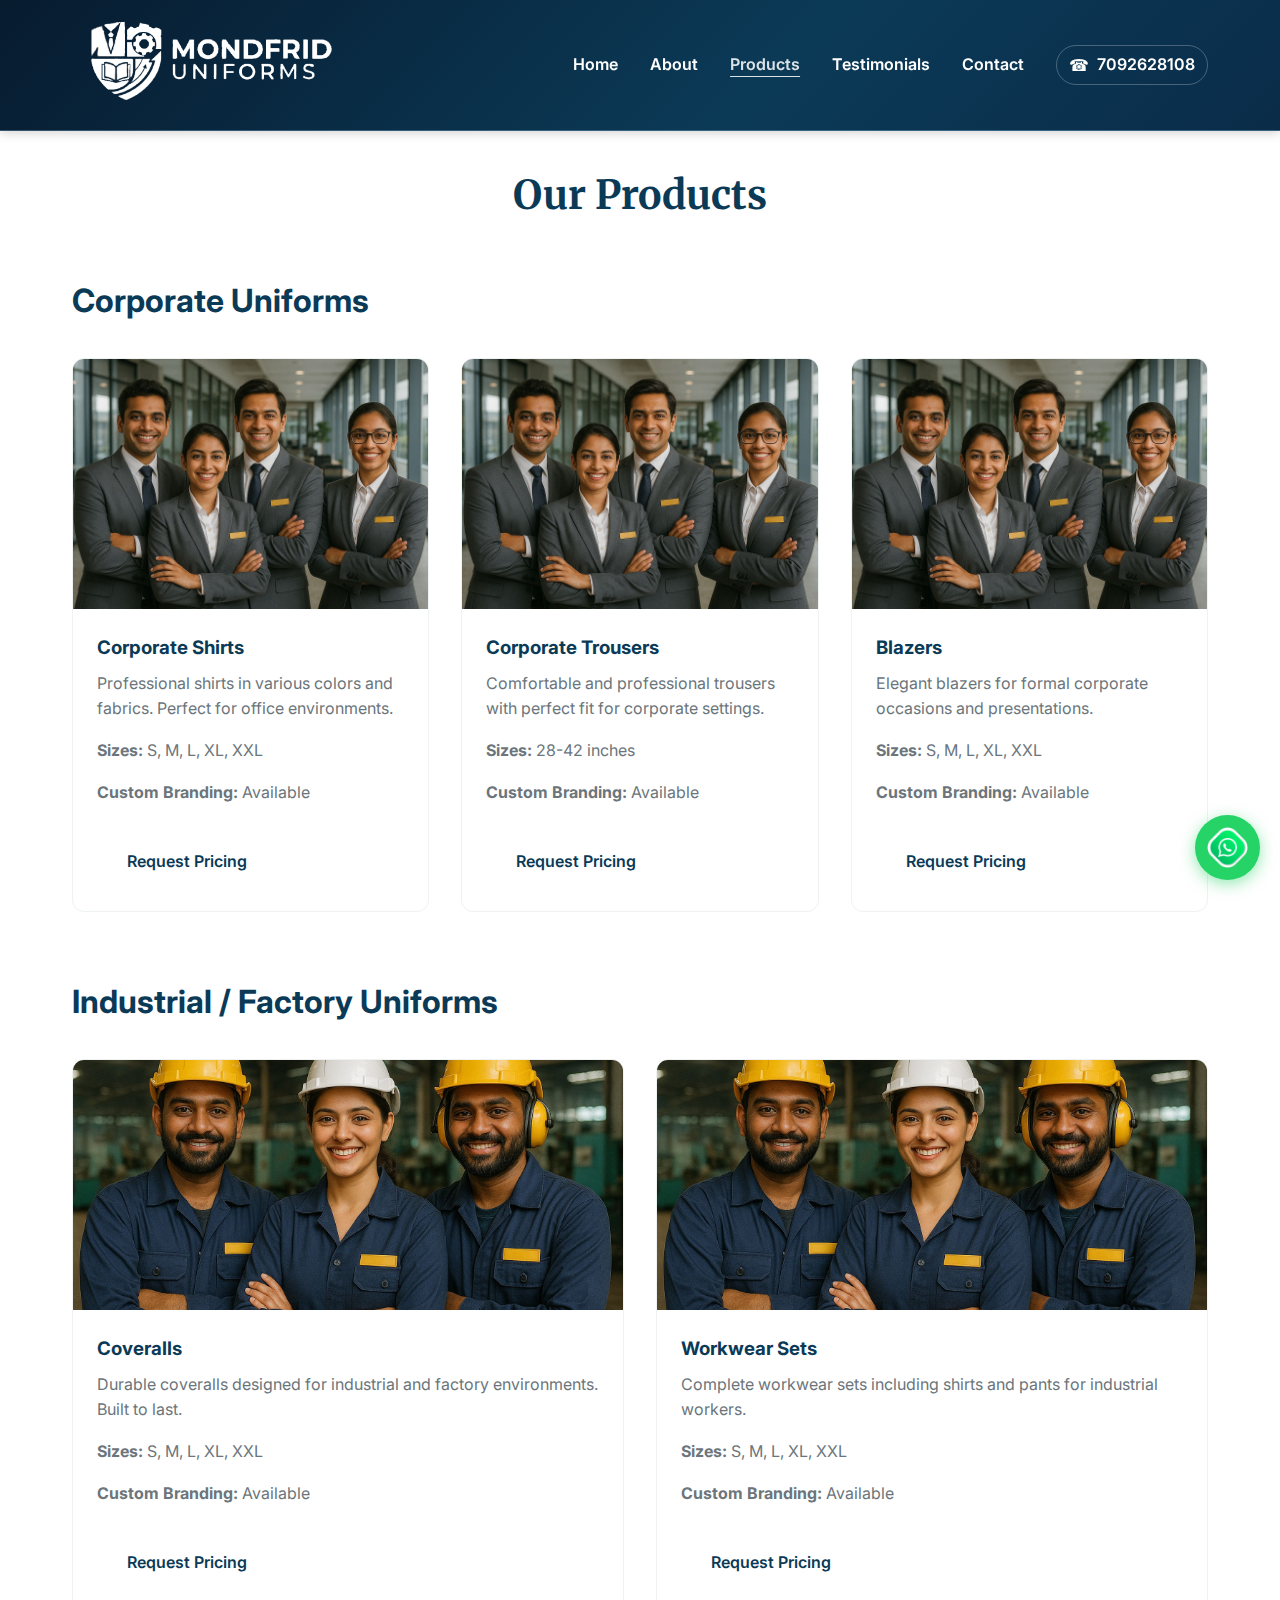
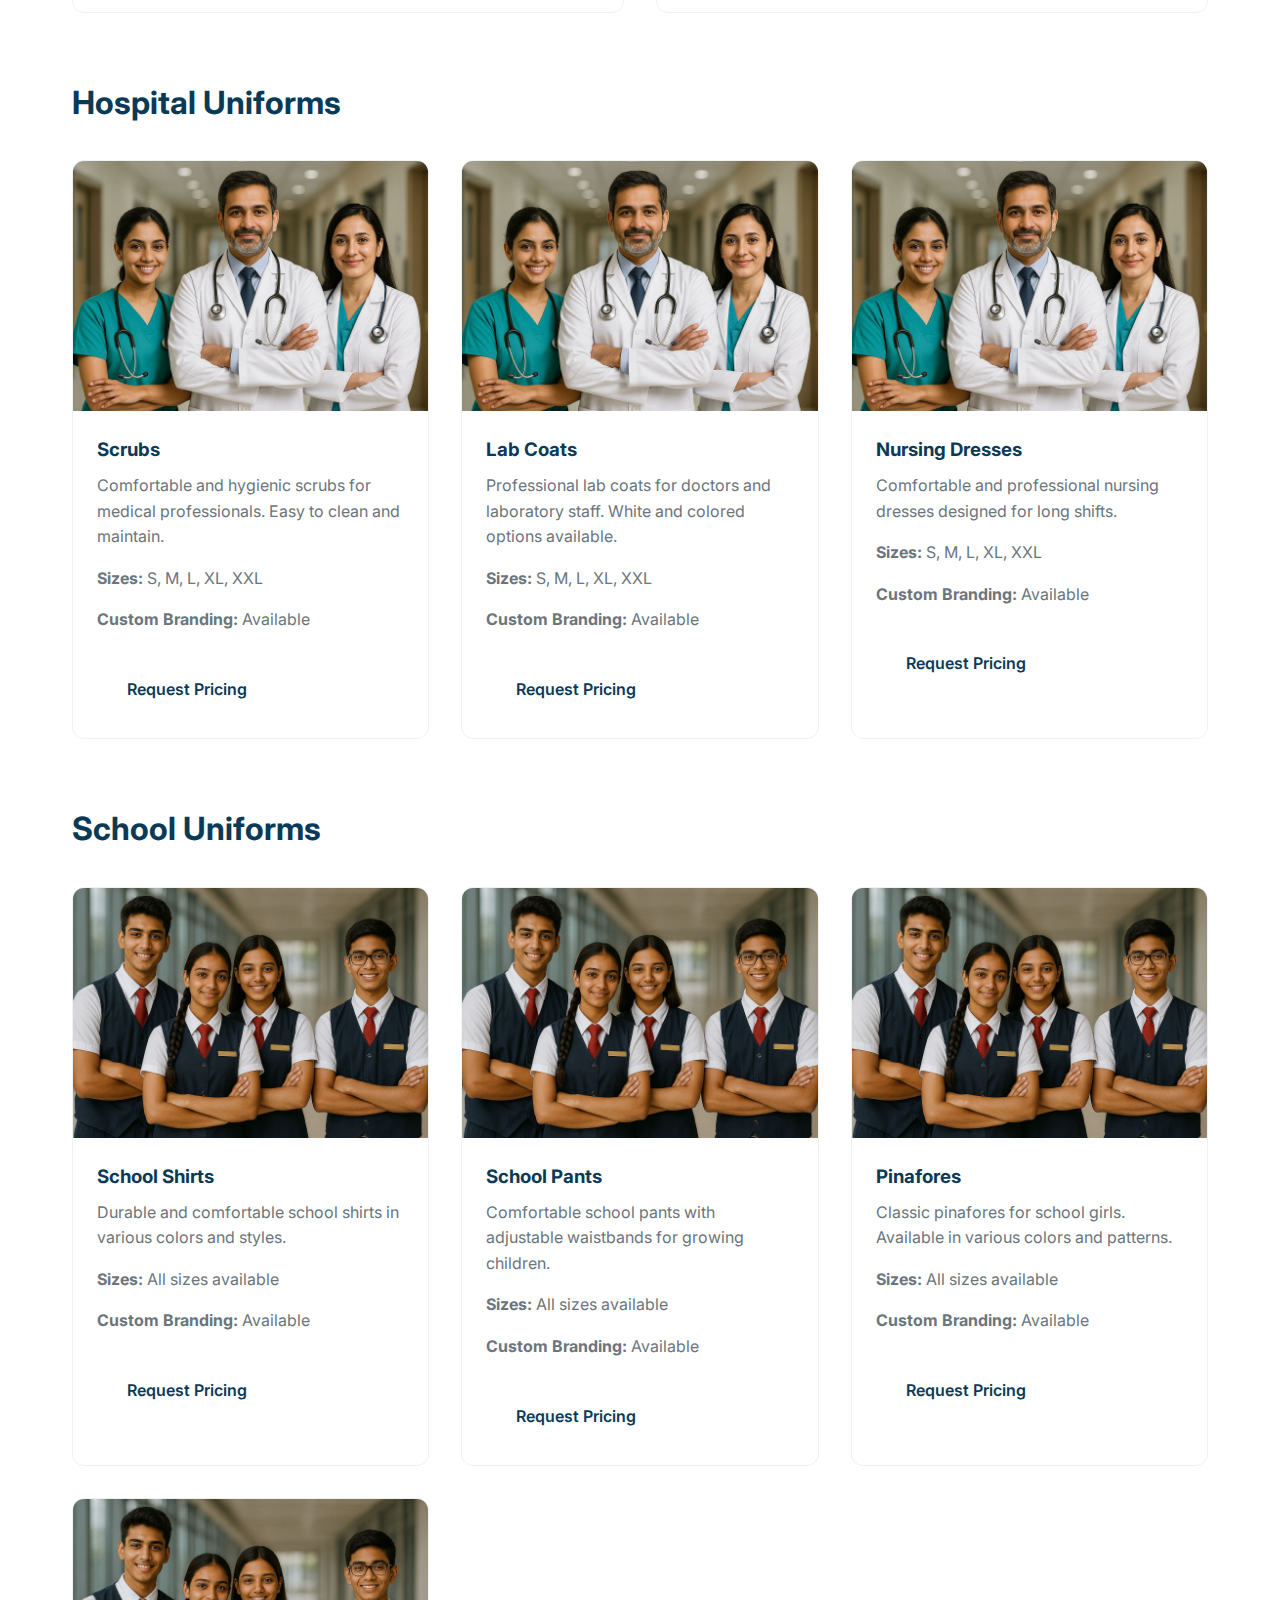
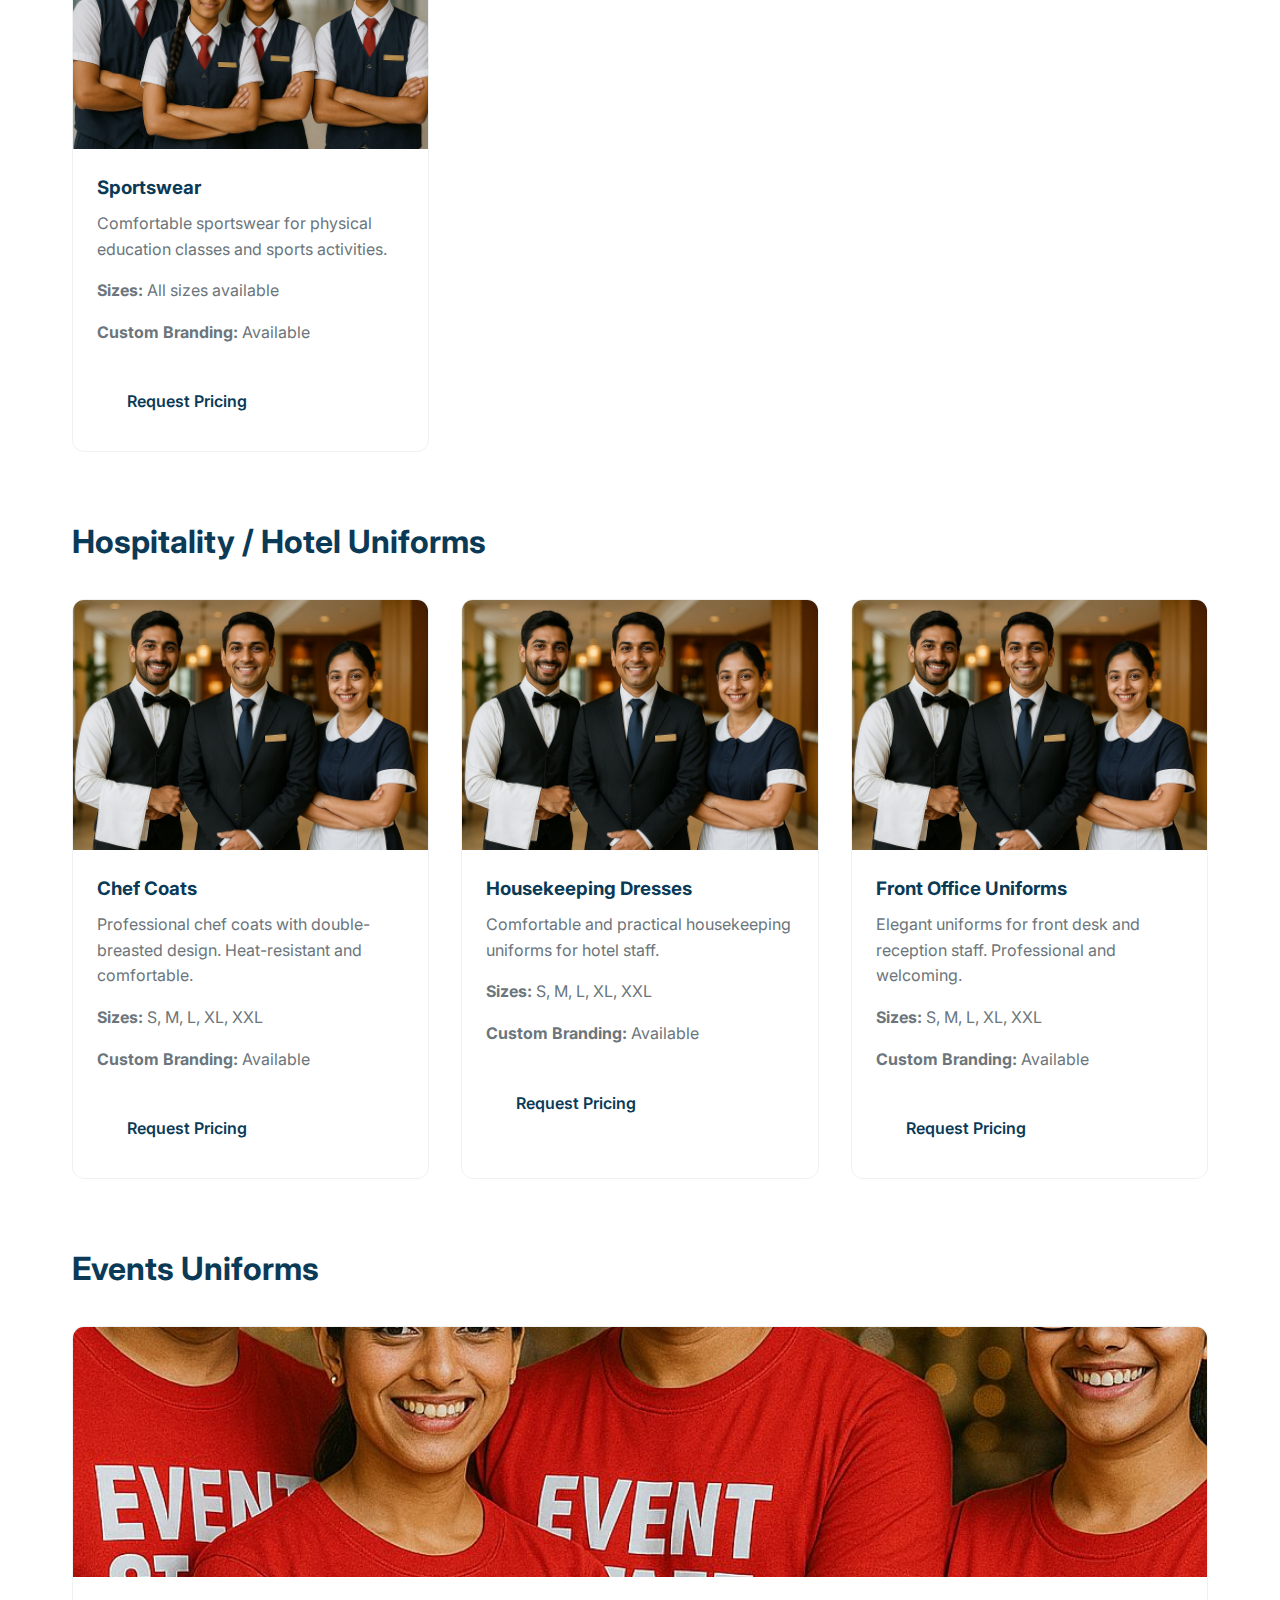
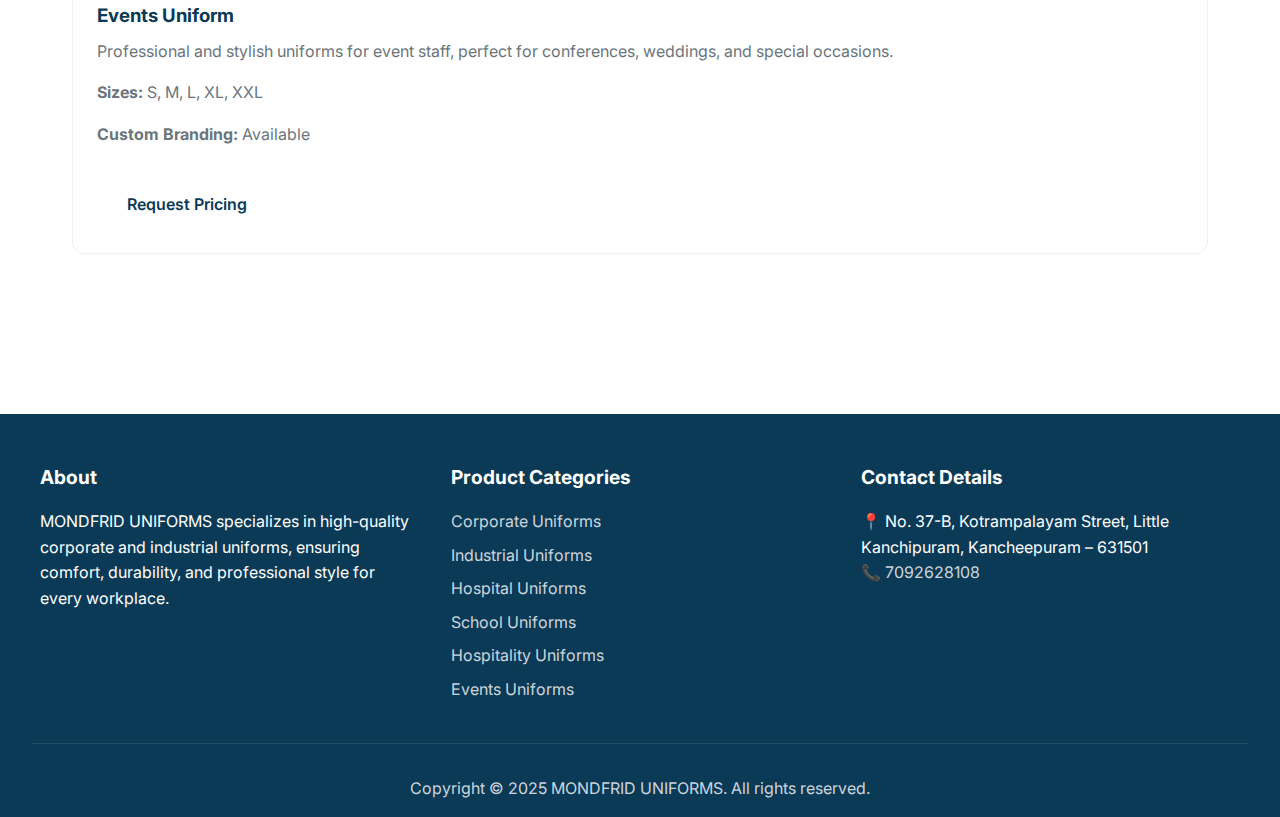
<file: products.html>
<!DOCTYPE html>
<html lang="en">
<head>
  <meta charset="UTF-8">
  <meta name="viewport" content="width=device-width, initial-scale=1.0">
  <title>Products - MONDFRID UNIFORMS</title>
  <link rel="preconnect" href="https://fonts.googleapis.com">
  <link href="https://fonts.googleapis.com/css2?family=Inter:wght@300;400;600&family=Merriweather:wght@700&display=swap" rel="stylesheet">
  <link rel="stylesheet" href="css/style.css">
</head>
<body>
  <!-- Header -->
  <header>
    <nav>
      <div class="logo">
        <a href="index.html"><img src="images/logo.png" alt="MONDFRID UNIFORMS Logo"></a>
      </div>
      <button class="menu-toggle" aria-label="Toggle menu">☰</button>
      <ul class="nav-menu">
        <li><a href="index.html">Home</a></li>
        <li><a href="about.html">About</a></li>
        <li><a href="products.html" class="active">Products</a></li>
        <li><a href="testimonials.html">Testimonials</a></li>
        <li><a href="contact.html">Contact</a></li>
        <li class="nav-phone">
          <a href="tel:+917092628108" aria-label="Call 7092628108">
            <span class="phone-icon" aria-hidden="true">☎</span>
            <span class="phone-text">7092628108</span>
          </a>
        </li>
      </ul>
    </nav>
  </header>

  <!-- Products Section -->
  <section class="container">
    <h1 class="section-title">Our Products</h1>
    
    <!-- Corporate Uniforms -->
    <div style="margin-bottom: 4rem;">
      <h2 style="color: var(--navy); margin-bottom: 2rem; font-size: 2rem;">Corporate Uniforms</h2>
      <div class="products-grid">
        <div class="product-card">
          <div class="product-image">
            <img src="images/uniforms/corporate.png" alt="Corporate Shirts">
          </div>
          <div class="product-content">
            <h3>Corporate Shirts</h3>
            <p>Professional shirts in various colors and fabrics. Perfect for office environments.</p>
            <p><strong>Sizes:</strong> S, M, L, XL, XXL</p>
            <p><strong>Custom Branding:</strong> Available</p>
            <a href="contact.html" class="btn btn-primary" style="margin-top: 1rem; display: inline-block;">Request Pricing</a>
          </div>
        </div>
        <div class="product-card">
          <div class="product-image">
            <img src="images/uniforms/corporate.png" alt="Corporate Trousers">
          </div>
          <div class="product-content">
            <h3>Corporate Trousers</h3>
            <p>Comfortable and professional trousers with perfect fit for corporate settings.</p>
            <p><strong>Sizes:</strong> 28-42 inches</p>
            <p><strong>Custom Branding:</strong> Available</p>
            <a href="contact.html" class="btn btn-primary" style="margin-top: 1rem; display: inline-block;">Request Pricing</a>
          </div>
        </div>
        <div class="product-card">
          <div class="product-image">
            <img src="images/uniforms/corporate.png" alt="Blazers">
          </div>
          <div class="product-content">
            <h3>Blazers</h3>
            <p>Elegant blazers for formal corporate occasions and presentations.</p>
            <p><strong>Sizes:</strong> S, M, L, XL, XXL</p>
            <p><strong>Custom Branding:</strong> Available</p>
            <a href="contact.html" class="btn btn-primary" style="margin-top: 1rem; display: inline-block;">Request Pricing</a>
          </div>
        </div>
      </div>
    </div>

    <!-- Industrial Uniforms -->
    <div style="margin-bottom: 4rem;">
      <h2 style="color: var(--navy); margin-bottom: 2rem; font-size: 2rem;">Industrial / Factory Uniforms</h2>
      <div class="products-grid">
        <div class="product-card">
          <div class="product-image">
            <img src="images/uniforms/industry.png" alt="Coveralls">
          </div>
          <div class="product-content">
            <h3>Coveralls</h3>
            <p>Durable coveralls designed for industrial and factory environments. Built to last.</p>
            <p><strong>Sizes:</strong> S, M, L, XL, XXL</p>
            <p><strong>Custom Branding:</strong> Available</p>
            <a href="contact.html" class="btn btn-primary" style="margin-top: 1rem; display: inline-block;">Request Pricing</a>
          </div>
        </div>
        <div class="product-card">
          <div class="product-image">
            <img src="images/uniforms/industry.png" alt="Workwear Sets">
          </div>
          <div class="product-content">
            <h3>Workwear Sets</h3>
            <p>Complete workwear sets including shirts and pants for industrial workers.</p>
            <p><strong>Sizes:</strong> S, M, L, XL, XXL</p>
            <p><strong>Custom Branding:</strong> Available</p>
            <a href="contact.html" class="btn btn-primary" style="margin-top: 1rem; display: inline-block;">Request Pricing</a>
          </div>
        </div>
      </div>
    </div>

    <!-- Hospital Uniforms -->
    <div style="margin-bottom: 4rem;">
      <h2 style="color: var(--navy); margin-bottom: 2rem; font-size: 2rem;">Hospital Uniforms</h2>
      <div class="products-grid">
        <div class="product-card">
          <div class="product-image">
            <img src="images/uniforms/hospital.png" alt="Scrubs">
          </div>
          <div class="product-content">
            <h3>Scrubs</h3>
            <p>Comfortable and hygienic scrubs for medical professionals. Easy to clean and maintain.</p>
            <p><strong>Sizes:</strong> S, M, L, XL, XXL</p>
            <p><strong>Custom Branding:</strong> Available</p>
            <a href="contact.html" class="btn btn-primary" style="margin-top: 1rem; display: inline-block;">Request Pricing</a>
          </div>
        </div>
        <div class="product-card">
          <div class="product-image">
            <img src="images/uniforms/hospital.png" alt="Lab Coats">
          </div>
          <div class="product-content">
            <h3>Lab Coats</h3>
            <p>Professional lab coats for doctors and laboratory staff. White and colored options available.</p>
            <p><strong>Sizes:</strong> S, M, L, XL, XXL</p>
            <p><strong>Custom Branding:</strong> Available</p>
            <a href="contact.html" class="btn btn-primary" style="margin-top: 1rem; display: inline-block;">Request Pricing</a>
          </div>
        </div>
        <div class="product-card">
          <div class="product-image">
            <img src="images/uniforms/hospital.png" alt="Nursing Dresses">
          </div>
          <div class="product-content">
            <h3>Nursing Dresses</h3>
            <p>Comfortable and professional nursing dresses designed for long shifts.</p>
            <p><strong>Sizes:</strong> S, M, L, XL, XXL</p>
            <p><strong>Custom Branding:</strong> Available</p>
            <a href="contact.html" class="btn btn-primary" style="margin-top: 1rem; display: inline-block;">Request Pricing</a>
          </div>
        </div>
      </div>
    </div>

    <!-- School Uniforms -->
    <div style="margin-bottom: 4rem;">
      <h2 style="color: var(--navy); margin-bottom: 2rem; font-size: 2rem;">School Uniforms</h2>
      <div class="products-grid">
        <div class="product-card">
          <div class="product-image">
            <img src="images/uniforms/school.png" alt="School Shirts">
          </div>
          <div class="product-content">
            <h3>School Shirts</h3>
            <p>Durable and comfortable school shirts in various colors and styles.</p>
            <p><strong>Sizes:</strong> All sizes available</p>
            <p><strong>Custom Branding:</strong> Available</p>
            <a href="contact.html" class="btn btn-primary" style="margin-top: 1rem; display: inline-block;">Request Pricing</a>
          </div>
        </div>
        <div class="product-card">
          <div class="product-image">
            <img src="images/uniforms/school.png" alt="School Pants">
          </div>
          <div class="product-content">
            <h3>School Pants</h3>
            <p>Comfortable school pants with adjustable waistbands for growing children.</p>
            <p><strong>Sizes:</strong> All sizes available</p>
            <p><strong>Custom Branding:</strong> Available</p>
            <a href="contact.html" class="btn btn-primary" style="margin-top: 1rem; display: inline-block;">Request Pricing</a>
          </div>
        </div>
        <div class="product-card">
          <div class="product-image">
            <img src="images/uniforms/school.png" alt="Pinafores">
          </div>
          <div class="product-content">
            <h3>Pinafores</h3>
            <p>Classic pinafores for school girls. Available in various colors and patterns.</p>
            <p><strong>Sizes:</strong> All sizes available</p>
            <p><strong>Custom Branding:</strong> Available</p>
            <a href="contact.html" class="btn btn-primary" style="margin-top: 1rem; display: inline-block;">Request Pricing</a>
          </div>
        </div>
        <div class="product-card">
          <div class="product-image">
            <img src="images/uniforms/school.png" alt="Sportswear">
          </div>
          <div class="product-content">
            <h3>Sportswear</h3>
            <p>Comfortable sportswear for physical education classes and sports activities.</p>
            <p><strong>Sizes:</strong> All sizes available</p>
            <p><strong>Custom Branding:</strong> Available</p>
            <a href="contact.html" class="btn btn-primary" style="margin-top: 1rem; display: inline-block;">Request Pricing</a>
          </div>
        </div>
      </div>
    </div>

    <!-- Hospitality Uniforms -->
    <div style="margin-bottom: 4rem;">
      <h2 style="color: var(--navy); margin-bottom: 2rem; font-size: 2rem;">Hospitality / Hotel Uniforms</h2>
      <div class="products-grid">
        <div class="product-card">
          <div class="product-image">
            <img src="images/uniforms/hospitality.png" alt="Chef Coats">
          </div>
          <div class="product-content">
            <h3>Chef Coats</h3>
            <p>Professional chef coats with double-breasted design. Heat-resistant and comfortable.</p>
            <p><strong>Sizes:</strong> S, M, L, XL, XXL</p>
            <p><strong>Custom Branding:</strong> Available</p>
            <a href="contact.html" class="btn btn-primary" style="margin-top: 1rem; display: inline-block;">Request Pricing</a>
          </div>
        </div>
        <div class="product-card">
          <div class="product-image">
            <img src="images/uniforms/hospitality.png" alt="Housekeeping Dresses">
          </div>
          <div class="product-content">
            <h3>Housekeeping Dresses</h3>
            <p>Comfortable and practical housekeeping uniforms for hotel staff.</p>
            <p><strong>Sizes:</strong> S, M, L, XL, XXL</p>
            <p><strong>Custom Branding:</strong> Available</p>
            <a href="contact.html" class="btn btn-primary" style="margin-top: 1rem; display: inline-block;">Request Pricing</a>
          </div>
        </div>
        <div class="product-card">
          <div class="product-image">
            <img src="images/uniforms/hospitality.png" alt="Front Office Uniforms">
          </div>
          <div class="product-content">
            <h3>Front Office Uniforms</h3>
            <p>Elegant uniforms for front desk and reception staff. Professional and welcoming.</p>
            <p><strong>Sizes:</strong> S, M, L, XL, XXL</p>
            <p><strong>Custom Branding:</strong> Available</p>
            <a href="contact.html" class="btn btn-primary" style="margin-top: 1rem; display: inline-block;">Request Pricing</a>
          </div>
        </div>
      </div>
    </div>

    <!-- Events Uniforms -->
    <div style="margin-bottom: 4rem;">
      <h2 style="color: var(--navy); margin-bottom: 2rem; font-size: 2rem;">Events Uniforms</h2>
      <div class="products-grid">
        <div class="product-card">
          <div class="product-image">
            <img src="images/uniforms/events.png" alt="Events Uniform">
          </div>
          <div class="product-content">
            <h3>Events Uniform</h3>
            <p>Professional and stylish uniforms for event staff, perfect for conferences, weddings, and special occasions.</p>
            <p><strong>Sizes:</strong> S, M, L, XL, XXL</p>
            <p><strong>Custom Branding:</strong> Available</p>
            <a href="contact.html" class="btn btn-primary" style="margin-top: 1rem; display: inline-block;">Request Pricing</a>
          </div>
        </div>
      </div>
    </div>
  </section>

  <!-- Footer -->
  <footer>
    <div class="footer-content">
      <div class="footer-section">
        <h3>About</h3>
        <p>MONDFRID UNIFORMS specializes in high-quality corporate and industrial uniforms, ensuring comfort, durability, and professional style for every workplace.</p>
      </div>
      <div class="footer-section">
        <h3>Product Categories</h3>
        <ul>
          <li><a href="products.html">Corporate Uniforms</a></li>
          <li><a href="products.html">Industrial Uniforms</a></li>
          <li><a href="products.html">Hospital Uniforms</a></li>
          <li><a href="products.html">School Uniforms</a></li>
          <li><a href="products.html">Hospitality Uniforms</a></li>
          <li><a href="products.html">Events Uniforms</a></li>
        </ul>
      </div>
      <div class="footer-section">
        <h3>Contact Details</h3>
        <p>📍 No. 37-B, Kotrampalayam Street, Little Kanchipuram, Kancheepuram – 631501</p>
        <p>📞 <a href="tel:+917092628108">7092628108</a></p>
      </div>
    </div>
    <div class="footer-bottom">
      <p>Copyright © 2025 MONDFRID UNIFORMS. All rights reserved.</p>
    </div>
  </footer>

  <!-- Sticky WhatsApp Button -->
  <a href="https://wa.me/917092628108" class="whatsapp-float" target="_blank" aria-label="Chat on WhatsApp">
    <img src="images/whatsappicon.png" alt="WhatsApp">
  </a>

  <script src="js/main.js"></script>
</body>
</html>
</file>
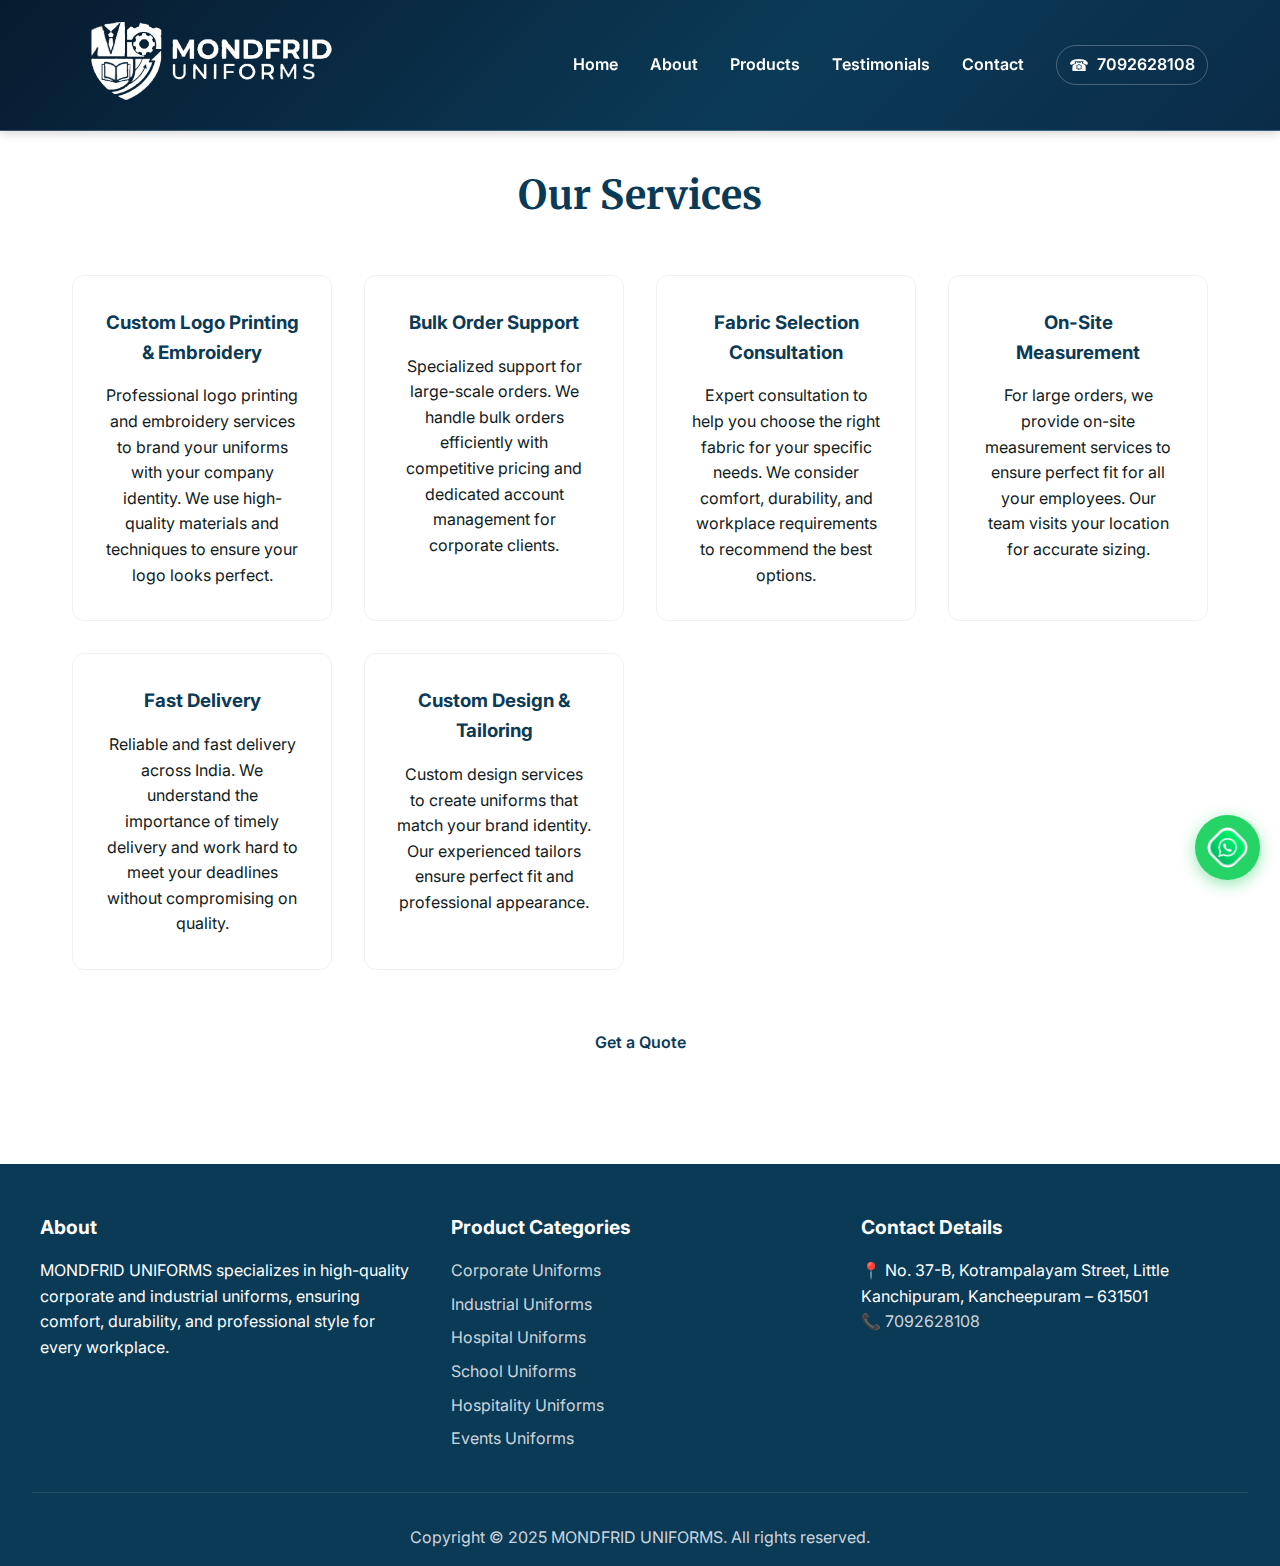
<file: services.html>
<!DOCTYPE html>
<html lang="en">
<head>
  <meta charset="UTF-8">
  <meta name="viewport" content="width=device-width, initial-scale=1.0">
  <title>Services - MONDFRID UNIFORMS</title>
  <link rel="preconnect" href="https://fonts.googleapis.com">
  <link href="https://fonts.googleapis.com/css2?family=Inter:wght@300;400;600&family=Merriweather:wght@700&display=swap" rel="stylesheet">
  <link rel="stylesheet" href="css/style.css">
</head>
<body>
  <!-- Header -->
  <header>
    <nav>
      <div class="logo">
        <a href="index.html"><img src="images/logo.png" alt="MONDFRID UNIFORMS Logo"></a>
      </div>
      <button class="menu-toggle" aria-label="Toggle menu">☰</button>
      <ul class="nav-menu">
        <li><a href="index.html">Home</a></li>
        <li><a href="about.html">About</a></li>
        <li><a href="products.html">Products</a></li>
        <li><a href="testimonials.html">Testimonials</a></li>
        <li><a href="contact.html">Contact</a></li>
        <li class="nav-phone">
          <a href="tel:+917092628108" aria-label="Call 7092628108">
            <span class="phone-icon" aria-hidden="true">☎</span>
            <span class="phone-text">7092628108</span>
          </a>
        </li>
      </ul>
    </nav>
  </header>

  <!-- Services Section -->
  <section class="container">
    <h1 class="section-title">Our Services</h1>
    <div class="services-grid">
      <div class="service-card">
        <h3>Custom Logo Printing & Embroidery</h3>
        <p>Professional logo printing and embroidery services to brand your uniforms with your company identity. We use high-quality materials and techniques to ensure your logo looks perfect.</p>
      </div>
      <div class="service-card">
        <h3>Bulk Order Support</h3>
        <p>Specialized support for large-scale orders. We handle bulk orders efficiently with competitive pricing and dedicated account management for corporate clients.</p>
      </div>
      <div class="service-card">
        <h3>Fabric Selection Consultation</h3>
        <p>Expert consultation to help you choose the right fabric for your specific needs. We consider comfort, durability, and workplace requirements to recommend the best options.</p>
      </div>
      <div class="service-card">
        <h3>On-Site Measurement</h3>
        <p>For large orders, we provide on-site measurement services to ensure perfect fit for all your employees. Our team visits your location for accurate sizing.</p>
      </div>
      <div class="service-card">
        <h3>Fast Delivery</h3>
        <p>Reliable and fast delivery across India. We understand the importance of timely delivery and work hard to meet your deadlines without compromising on quality.</p>
      </div>
      <div class="service-card">
        <h3>Custom Design & Tailoring</h3>
        <p>Custom design services to create uniforms that match your brand identity. Our experienced tailors ensure perfect fit and professional appearance.</p>
      </div>
    </div>
    <div style="text-align: center; margin-top: 3rem;">
      <a href="contact.html" class="btn btn-primary">Get a Quote</a>
    </div>
  </section>

  <!-- Footer -->
  <footer>
    <div class="footer-content">
      <div class="footer-section">
        <h3>About</h3>
        <p>MONDFRID UNIFORMS specializes in high-quality corporate and industrial uniforms, ensuring comfort, durability, and professional style for every workplace.</p>
      </div>
      <div class="footer-section">
        <h3>Product Categories</h3>
        <ul>
          <li><a href="products.html">Corporate Uniforms</a></li>
          <li><a href="products.html">Industrial Uniforms</a></li>
          <li><a href="products.html">Hospital Uniforms</a></li>
          <li><a href="products.html">School Uniforms</a></li>
          <li><a href="products.html">Hospitality Uniforms</a></li>
          <li><a href="products.html">Events Uniforms</a></li>
        </ul>
      </div>
      <div class="footer-section">
        <h3>Contact Details</h3>
        <p>📍 No. 37-B, Kotrampalayam Street, Little Kanchipuram, Kancheepuram – 631501</p>
        <p>📞 <a href="tel:+917092628108">7092628108</a></p>
      </div>
    </div>
    <div class="footer-bottom">
      <p>Copyright © 2025 MONDFRID UNIFORMS. All rights reserved.</p>
    </div>
  </footer>

  <!-- Sticky WhatsApp Button -->
  <a href="https://wa.me/917092628108" class="whatsapp-float" target="_blank" aria-label="Chat on WhatsApp">
    <img src="images/whatsappicon.png" alt="WhatsApp">
  </a>

  <script src="js/main.js"></script>
</body>
</html>
</file>
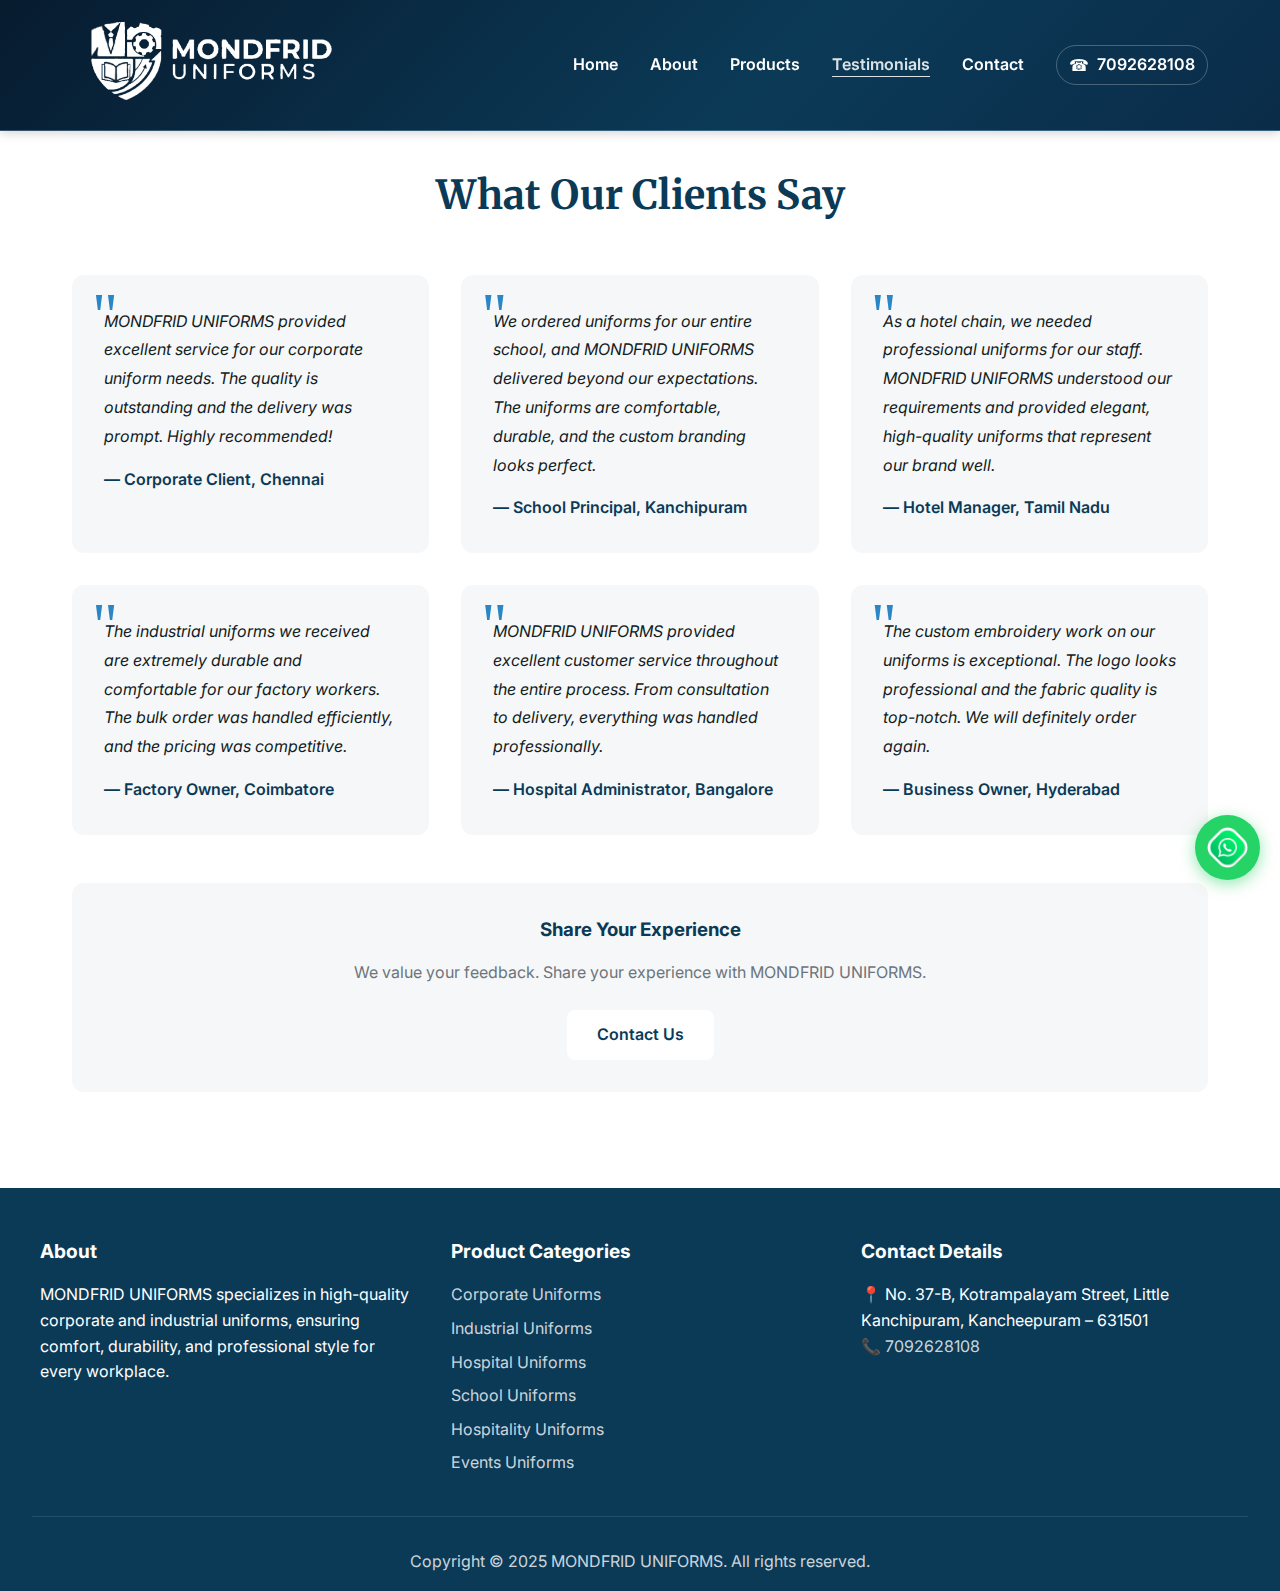
<file: testimonials.html>
<!DOCTYPE html>
<html lang="en">
<head>
  <meta charset="UTF-8">
  <meta name="viewport" content="width=device-width, initial-scale=1.0">
  <title>Testimonials - MONDFRID UNIFORMS</title>
  <link rel="preconnect" href="https://fonts.googleapis.com">
  <link href="https://fonts.googleapis.com/css2?family=Inter:wght@300;400;600&family=Merriweather:wght@700&display=swap" rel="stylesheet">
  <link rel="stylesheet" href="css/style.css">
</head>
<body>
  <!-- Header -->
  <header>
    <nav>
      <div class="logo">
        <a href="index.html"><img src="images/logo.png" alt="MONDFRID UNIFORMS Logo"></a>
      </div>
      <button class="menu-toggle" aria-label="Toggle menu">☰</button>
      <ul class="nav-menu">
        <li><a href="index.html">Home</a></li>
        <li><a href="about.html">About</a></li>
        <li><a href="products.html">Products</a></li>
        <li><a href="testimonials.html">Testimonials</a></li>
        <li><a href="contact.html">Contact</a></li>
        <li class="nav-phone">
          <a href="tel:+917092628108" aria-label="Call 7092628108">
            <span class="phone-icon" aria-hidden="true">☎</span>
            <span class="phone-text">7092628108</span>
          </a>
        </li>
      </ul>
    </nav>
  </header>

  <!-- Testimonials Section -->
  <section class="container">
    <h1 class="section-title">What Our Clients Say</h1>
    <div class="testimonials-grid">
      <div class="testimonial-card">
        <p class="testimonial-text">
          MONDFRID UNIFORMS provided excellent service for our corporate uniform needs. The quality is outstanding and the delivery was prompt. Highly recommended!
        </p>
        <p class="testimonial-author">— Corporate Client, Chennai</p>
      </div>
      <div class="testimonial-card">
        <p class="testimonial-text">
          We ordered uniforms for our entire school, and MONDFRID UNIFORMS delivered beyond our expectations. The uniforms are comfortable, durable, and the custom branding looks perfect.
        </p>
        <p class="testimonial-author">— School Principal, Kanchipuram</p>
      </div>
      <div class="testimonial-card">
        <p class="testimonial-text">
          As a hotel chain, we needed professional uniforms for our staff. MONDFRID UNIFORMS understood our requirements and provided elegant, high-quality uniforms that represent our brand well.
        </p>
        <p class="testimonial-author">— Hotel Manager, Tamil Nadu</p>
      </div>
      <div class="testimonial-card">
        <p class="testimonial-text">
          The industrial uniforms we received are extremely durable and comfortable for our factory workers. The bulk order was handled efficiently, and the pricing was competitive.
        </p>
        <p class="testimonial-author">— Factory Owner, Coimbatore</p>
      </div>
      <div class="testimonial-card">
        <p class="testimonial-text">
          MONDFRID UNIFORMS provided excellent customer service throughout the entire process. From consultation to delivery, everything was handled professionally.
        </p>
        <p class="testimonial-author">— Hospital Administrator, Bangalore</p>
      </div>
      <div class="testimonial-card">
        <p class="testimonial-text">
          The custom embroidery work on our uniforms is exceptional. The logo looks professional and the fabric quality is top-notch. We will definitely order again.
        </p>
        <p class="testimonial-author">— Business Owner, Hyderabad</p>
      </div>
    </div>
    <div style="text-align: center; margin-top: 3rem; padding: 2rem; background: var(--muted); border-radius: 12px;">
      <h3 style="color: var(--navy); margin-bottom: 1rem;">Share Your Experience</h3>
      <p style="color: var(--text-light); margin-bottom: 1.5rem;">We value your feedback. Share your experience with MONDFRID UNIFORMS.</p>
      <a href="contact.html" class="btn btn-primary">Contact Us</a>
    </div>
  </section>

  <!-- Footer -->
  <footer>
    <div class="footer-content">
      <div class="footer-section">
        <h3>About</h3>
        <p>MONDFRID UNIFORMS specializes in high-quality corporate and industrial uniforms, ensuring comfort, durability, and professional style for every workplace.</p>
      </div>
      <div class="footer-section">
        <h3>Product Categories</h3>
        <ul>
          <li><a href="products.html">Corporate Uniforms</a></li>
          <li><a href="products.html">Industrial Uniforms</a></li>
          <li><a href="products.html">Hospital Uniforms</a></li>
          <li><a href="products.html">School Uniforms</a></li>
          <li><a href="products.html">Hospitality Uniforms</a></li>
          <li><a href="products.html">Events Uniforms</a></li>
        </ul>
      </div>
      <div class="footer-section">
        <h3>Contact Details</h3>
        <p>📍 No. 37-B, Kotrampalayam Street, Little Kanchipuram, Kancheepuram – 631501</p>
        <p>📞 <a href="tel:+917092628108">7092628108</a></p>
      </div>
    </div>
    <div class="footer-bottom">
      <p>Copyright © 2025 MONDFRID UNIFORMS. All rights reserved.</p>
    </div>
  </footer>

  <!-- Sticky WhatsApp Button -->
  <a href="https://wa.me/917092628108" class="whatsapp-float" target="_blank" aria-label="Chat on WhatsApp">
    <img src="images/whatsappicon.png" alt="WhatsApp">
  </a>

  <script src="js/main.js"></script>
</body>
</html>
</file>
<file: css/style.css>
/* MONDFRID UNIFORMS - Main Stylesheet */
:root {
  --navy: #0B3A57;
  --accent: #2B86C5;
  --muted: #F6F7F8;
  --success: #2E8B57;
  --error: #D9534F;
  --text-dark: #102022;
  --text-light: #6b757b;
  --white: #ffffff;
}

* {
  box-sizing: border-box;
  margin: 0;
  padding: 0;
}

body {
  font-family: 'Inter', system-ui, Arial, sans-serif;
  color: var(--text-dark);
  background: var(--white);
  line-height: 1.6;
}

/* Header & Navigation */
header {
  background: linear-gradient(135deg, #071b2f 0%, #0b3a57 60%, #0a2c49 100%);
  box-shadow: 0 2px 10px rgba(0, 0, 0, 0.18);
  border-bottom: 1px solid rgba(142, 192, 224, 0.35); /* light navy-blue divider */
  position: sticky;
  top: 0;
  z-index: 1000;
}

nav {
  max-width: 1200px;
  margin: 0 auto;
  padding: 1rem 2rem;
  display: flex;
  justify-content: space-between;
  align-items: center;
}

.logo {
  padding-left: 0.1rem;
}

.logo img {
  height: 90px;
  width: auto;
}

.nav-menu {
  display: flex;
  list-style: none;
  gap: 2rem;
  align-items: center;
}

.nav-menu a {
  text-decoration: none;
  color: var(--white);
  font-weight: 600;
  transition: color 0.2s ease, opacity 0.2s ease;
  text-decoration-thickness: 2px;
  text-underline-offset: 6px;
}

.nav-menu a:hover,
.nav-menu a.active {
  color: rgba(255, 255, 255, 0.95);
  opacity: 0.9;
  text-decoration: underline;
}

.menu-toggle {
  display: none;
  background: none;
  border: none;
  font-size: 1.5rem;
  cursor: pointer;
  color: var(--white);
}

/* Phone item in nav */
.nav-phone a {
  display: inline-flex;
  align-items: center;
  gap: 0.5rem;
  padding: 0.4rem 0.75rem;
  border: 1px solid rgba(255, 255, 255, 0.25);
  border-radius: 999px;
  white-space: nowrap;
}

.nav-phone .phone-icon {
  line-height: 1;
  font-size: 1rem;
}

.nav-phone a:hover {
  border-color: rgba(255, 255, 255, 0.5);
  opacity: 1;
}

/* Hero Section */
.hero {
  /* Left side: dark (~80%) to light on right */
  background: linear-gradient(
    90deg,
    rgba(7, 27, 47, 0.85) 0%,
    rgba(11, 58, 87, 0.85) 45%,
    rgba(246, 247, 248, 1) 100%
  );
  color: var(--white);
  padding: .75rem 2rem;
  text-align: left;
}

.hero-inner {
  max-width: 1200px;
  margin: 0 auto;
  display: grid;
  grid-template-columns: 1.05fr 0.95fr;
  gap: 2.5rem;
  align-items: center;
}

.hero-left {
  text-align: left;
}

.hero-title {
  font-family: 'Merriweather', serif;
  font-size: 3rem;
  margin-bottom: 1.25rem;
  font-weight: 700;
  line-height: 1.15;
}

.hero-title-strong {
  display: inline-block;
  margin-top: 0.35rem;
  font-size: 0.5em;
}

.hero-divider {
  width: 260px;
  max-width: 100%;
  height: 2px;
  background: rgba(142, 192, 224, 0.75); /* light navy blue */
  margin: 1.25rem 0 1.25rem;
  border-radius: 999px;
}

.hero-subtitle {
  font-size: 1.05rem;
  margin-bottom: 2rem;
  opacity: 0.95;
}

.hero-dot {
  color: rgba(142, 192, 224, 0.95); /* light navy blue */
  display: inline-block;
  margin: 0 0.35rem;
  transform: translateY(-0.02em); /* visually centers dot */
}

.hero-buttons {
  display: flex;
  gap: 1rem;
  justify-content: flex-start;
  flex-wrap: wrap;
}

.hero-right {
  display: flex;
  justify-content: flex-end;
}

.hero-right img {
  width: 100%;
  max-width: 520px;
  height: auto;
  display: block;
  border-radius: 16px;
  box-shadow: 0 20px 50px rgba(0, 0, 0, 0.25);
}

.btn {
  display: inline-block;
  padding: 12px 30px;
  border-radius: 8px;
  text-decoration: none;
  font-weight: 600;
  transition: all 0.3s;
  border: none;
  cursor: pointer;
  font-size: 1rem;
}

.btn-primary {
  background: var(--white);
  color: var(--navy);
}

.btn-primary:hover {
  background: var(--muted);
  transform: translateY(-2px);
}

.btn-secondary {
  background: transparent;
  color: var(--white);
  border: 2px solid var(--white);
}

.btn-secondary:hover {
  background: var(--white);
  color: var(--navy);
}

.btn-quote {
  background: linear-gradient(135deg, #ff8a00 0%, #ff5f00 100%);
  color: #0b1d2a;
}

.btn-quote:hover {
  transform: translateY(-2px);
  filter: brightness(0.98);
}

.btn-collections {
  background: linear-gradient(135deg, #071b2f 0%, #0b3a57 100%);
  color: var(--white);
  border: 1px solid rgba(255, 255, 255, 0.25);
}

.btn-collections:hover {
  transform: translateY(-2px);
  filter: brightness(1.05);
}

.btn-view-designs {
  background: linear-gradient(135deg, #071b2f 0%, #0b3a57 100%);
  color: var(--white);
  display: inline-block;
  margin-top: 0.75rem;
}

.btn-view-designs:hover {
  background: linear-gradient(135deg, #ff8a00 0%, #ff5f00 100%);
  color: #0b1d2a;
  transform: translateY(-2px);
}

/* Highlights Strip (below hero) */
.highlights {
  background: #E9E9EB;
  padding: 0.6rem 2rem;
}

.highlights-inner {
  max-width: 1200px;
  margin: 0 auto;
}

.highlights-row {
  display: flex;
  align-items: center;
  justify-content: center;
  gap: 20px;
  flex-wrap: wrap;
}

.highlight {
  display: inline-flex;
  align-items: center;
  gap: 0.4rem;
  color: var(--navy);
  font-weight: 700;
  padding: 0.15rem 0;
  white-space: nowrap;
  flex: 0 1 auto;
  min-width: 0;
}

.highlight-icon {
  display: inline-flex;
  align-items: center;
  justify-content: center;
  color: var(--navy);
  font-size: 1.15rem;
  line-height: 1;
}

.highlight-text {
  color: var(--navy);
  font-size: 0.98rem;
}

/* Container */
.container {
  max-width: 1200px;
  margin: 0 auto;
  padding: 2rem;
}

/* Section Styling */
section {
  padding: 4rem 0;
}

.section-title {
  font-family: 'Merriweather', serif;
  font-size: 2.5rem;
  color: var(--navy);
  text-align: center;
  margin-bottom: 3rem;
}

/* Section title with small center lines (left & right) */
.section-title-lines {
  display: flex;
  align-items: center;
  justify-content: center;
  gap: 1rem;
}

.section-title-lines::before,
.section-title-lines::after {
  content: "";
  width: 70px;
  height: 3px;
  border-radius: 999px;
  background: linear-gradient(90deg, rgba(255, 138, 0, 0.25), rgba(255, 95, 0, 0.65));
}

.section-title-lines span {
  display: inline-block;
}

/* Smaller title variant (used for inline section headings) */
.section-subtitle {
  font-family: 'Merriweather', serif;
  color: var(--navy);
  text-align: center;
  margin: 1.5rem 0 1rem;
  font-size: 1.6rem;
}

.why-choose-inline {
  margin: 0 auto 1.75rem;
}

.why-choose-grid {
  display: grid;
  grid-template-columns: repeat(4, minmax(0, 1fr));
  gap: 0.75rem 1rem;
  align-items: center;
  justify-items: center;
  margin-top: 0.35rem;
}

.why-choose-item {
  display: flex;
  align-items: center;
  justify-content: center;
  gap: 0.55rem;
  color: var(--navy);
  font-weight: 700;
  text-align: center;
  flex-wrap: wrap;
}

.why-choose-icon {
  font-size: 1.2rem;
  line-height: 1;
}

.why-choose-text {
  font-size: 1rem;
}

/* Why Choose Us section background (like highlights) */
.why-choose-section {
  background: #E9E9EB;
  padding: .1rem 0;
}

.why-choose-section .section-title {
  margin-bottom: 1.25rem;
}

/* About Section */
.about-content {
  display: grid;
  grid-template-columns: 1fr 1fr;
  gap: 3rem;
  align-items: center;
}

.about-text {
  font-size: 1.1rem;
  line-height: 1.8;
}

.why-choose {
  background: var(--muted);
  padding: 2rem;
  border-radius: 12px;
}

.why-choose h3 {
  color: var(--navy);
  margin-bottom: 1.5rem;
  font-size: 1.5rem;
}

.why-choose ul {
  list-style: none;
}

.why-choose li {
  padding: 0.5rem 0;
  font-size: 1.05rem;
}

.why-choose li:before {
  content: "✔ ";
  color: var(--success);
  font-weight: bold;
  margin-right: 0.5rem;
}

/* Products Grid */
.products-grid {
  display: grid;
  grid-template-columns: repeat(auto-fit, minmax(280px, 1fr));
  gap: 2rem;
  margin-top: 2rem;
}

.product-card {
  background: var(--white);
  border: 1px solid #eef2f3;
  border-radius: 12px;
  overflow: hidden;
  transition: transform 0.3s, box-shadow 0.3s;
}

.product-card:hover {
  transform: translateY(-5px);
  box-shadow: 0 5px 20px rgba(0, 0, 0, 0.1);
}

.product-image {
  width: 100%;
  height: 250px;
  background: var(--muted);
  display: flex;
  align-items: center;
  justify-content: center;
  color: var(--text-light);
  overflow: hidden;
}

.product-image img {
  width: 100%;
  height: 100%;
  object-fit: cover;
}

.product-content {
  padding: 1.5rem;
}

.product-content h3 {
  color: var(--navy);
  margin-bottom: 0.5rem;
}

.product-content p {
  color: var(--text-light);
  margin-bottom: 1rem;
}

/* Services Grid */
.services-grid {
  display: grid;
  grid-template-columns: repeat(auto-fit, minmax(250px, 1fr));
  gap: 2rem;
  margin-top: 2rem;
}

.service-card {
  background: var(--white);
  padding: 2rem;
  border-radius: 12px;
  border: 1px solid #eef2f3;
  text-align: center;
  transition: transform 0.3s;
}

.service-card:hover {
  transform: translateY(-5px);
  box-shadow: 0 5px 20px rgba(0, 0, 0, 0.1);
}

.service-card h3 {
  color: var(--navy);
  margin-bottom: 1rem;
}

/* Gallery Grid */
.gallery-grid {
  display: grid;
  grid-template-columns: repeat(auto-fill, minmax(250px, 1fr));
  gap: 1.5rem;
  margin-top: 2rem;
}

.gallery-item {
  position: relative;
  overflow: hidden;
  border-radius: 12px;
  aspect-ratio: 1;
  background: var(--muted);
}

.gallery-item img {
  width: 100%;
  height: 100%;
  object-fit: cover;
  transition: transform 0.3s;
}

.gallery-item:hover img {
  transform: scale(1.1);
}

/* Clients Grid */
.clients-grid {
  display: grid;
  grid-template-columns: repeat(auto-fill, minmax(200px, 1fr));
  gap: 2rem;
  margin-top: 2rem;
}

.client-logo {
  background: var(--white);
  border: 1px solid #eef2f3;
  border-radius: 12px;
  padding: 2rem;
  display: flex;
  align-items: center;
  justify-content: center;
  height: 150px;
  transition: transform 0.3s;
}

.client-logo:hover {
  transform: scale(1.05);
}

.client-logo img {
  max-width: 100%;
  max-height: 100%;
  object-fit: contain;
}

/* Testimonials */
.testimonials-grid {
  display: grid;
  grid-template-columns: repeat(auto-fit, minmax(300px, 1fr));
  gap: 2rem;
  margin-top: 2rem;
}

.testimonial-card {
  background: var(--muted);
  padding: 2rem;
  border-radius: 12px;
  position: relative;
}

.testimonial-card::before {
  content: '"';
  font-size: 4rem;
  color: var(--accent);
  position: absolute;
  top: -10px;
  left: 20px;
  font-family: serif;
}

.testimonial-text {
  font-style: italic;
  margin-bottom: 1rem;
  line-height: 1.8;
}

.testimonial-author {
  font-weight: 600;
  color: var(--navy);
}

/* Contact Form */
.contact-grid {
  display: grid;
  grid-template-columns: 1fr 360px;
  gap: 2rem;
}

.contact-form {
  background: var(--white);
  padding: 2rem;
  border-radius: 12px;
  border: 1px solid #eef2f3;
}

.contact-details {
  background: var(--white);
  padding: 2rem;
  border-radius: 12px;
  border: 1px solid #eef2f3;
}

.form-group {
  margin-bottom: 1.5rem;
}

.form-group label {
  display: block;
  margin-bottom: 0.5rem;
  font-weight: 500;
  color: var(--text-dark);
}

.form-group input,
.form-group select,
.form-group textarea {
  width: 100%;
  padding: 12px;
  border: 1px solid #d7dde0;
  border-radius: 8px;
  font-size: 1rem;
  font-family: inherit;
}

.form-group textarea {
  min-height: 120px;
  resize: vertical;
}

.contact-info {
  margin-bottom: 1.5rem;
}

.contact-info p {
  margin-bottom: 0.5rem;
  color: var(--text-light);
}

.contact-info a {
  color: var(--accent);
  text-decoration: none;
}

.contact-info a:hover {
  text-decoration: underline;
}

/* Contact Form Buttons - Always Visible */
.contact-form .btn-primary {
  background: var(--navy);
  color: var(--white);
  border: 2px solid var(--navy);
}

.contact-form .btn-primary:hover {
  background: var(--accent);
  border-color: var(--accent);
  transform: translateY(-2px);
}

.contact-form .btn-secondary {
  background: var(--white);
  color: var(--navy);
  border: 2px solid var(--navy);
}

.contact-form .btn-secondary:hover {
  background: var(--muted);
  border-color: var(--navy);
  transform: translateY(-2px);
}

.form-actions {
  display: flex;
  gap: 1rem;
  align-items: flex-start;
  flex-wrap: wrap;
  margin-top: 1.5rem;
}

/* Footer */
footer {
  background: var(--navy);
  color: var(--white);
  padding: 3rem 2rem 1rem;
  margin-top: 4rem;
}

.footer-content {
  max-width: 1200px;
  margin: 0 auto;
  display: grid;
  grid-template-columns: repeat(auto-fit, minmax(250px, 1fr));
  gap: 2rem;
  margin-bottom: 2rem;
}

.footer-section h3 {
  margin-bottom: 1rem;
  font-size: 1.2rem;
}

.footer-section ul {
  list-style: none;
}

.footer-section ul li {
  margin-bottom: 0.5rem;
}

.footer-section a {
  color: rgba(255, 255, 255, 0.8);
  text-decoration: none;
  transition: color 0.3s;
}

.footer-section a:hover {
  color: var(--white);
}

.social-icons {
  display: flex;
  gap: 1rem;
  margin-top: 1rem;
}

.social-icons a {
  width: 40px;
  height: 40px;
  display: flex;
  align-items: center;
  justify-content: center;
  background: rgba(255, 255, 255, 0.1);
  border-radius: 50%;
  transition: background 0.3s;
}

.social-icons a:hover {
  background: var(--accent);
}

.footer-bottom {
  text-align: center;
  padding-top: 2rem;
  border-top: 1px solid rgba(255, 255, 255, 0.1);
  color: rgba(255, 255, 255, 0.8);
}

/* Sticky WhatsApp Button */
.whatsapp-float {
  position: fixed;
  bottom: 20px;
  right: 20px;
  width: 65px;
  height: 65px;
  background: #25D366;
  border-radius: 50%;
  display: flex;
  align-items: center;
  justify-content: center;
  box-shadow: 0 4px 15px rgba(37, 211, 102, 0.5);
  z-index: 999;
  transition: all 0.3s ease;
  animation: pulse 2s infinite;
  padding: 12px;
}

.whatsapp-float:hover {
  transform: scale(1.1);
  box-shadow: 0 6px 25px rgba(37, 211, 102, 0.7);
}

.whatsapp-float img {
  width: 100%;
  height: 100%;
  object-fit: contain;
  display: block;
}

@keyframes pulse {
  0% {
    box-shadow: 0 4px 12px rgba(37, 211, 102, 0.4);
  }
  50% {
    box-shadow: 0 4px 20px rgba(37, 211, 102, 0.6);
  }
  100% {
    box-shadow: 0 4px 12px rgba(37, 211, 102, 0.4);
  }
}

@media (max-width: 768px) {
  .logo img {
    height: 75px;
  }
  
  .whatsapp-float {
    width: 60px;
    height: 60px;
    bottom: 15px;
    right: 15px;
  }
  
  .whatsapp-float img {
    width: 35px;
    height: 35px;
  }
}

/* Responsive Design */
@media (max-width: 968px) {
  .nav-menu {
    position: fixed;
    left: -100%;
    top: 70px;
    flex-direction: column;
    background: linear-gradient(135deg, #071b2f 0%, #0b3a57 60%, #0a2c49 100%);
    width: 100%;
    text-align: center;
    transition: 0.3s;
    box-shadow: 0 10px 27px rgba(0, 0, 0, 0.18);
    padding: 2rem 0;
  }

  .nav-menu.active {
    left: 0;
  }

  .menu-toggle {
    display: block;
  }

  .hero-inner {
    grid-template-columns: 1fr;
    gap: 2rem;
  }

  .hero-left {
    text-align: center;
  }

  .hero-divider {
    margin-left: auto;
    margin-right: auto;
  }

  .hero-buttons {
    justify-content: center;
  }

  .hero-title {
    font-size: 2.1rem;
  }

  .hero-subtitle {
    font-size: 1.15rem;
  }

  .hero-right {
    justify-content: center;
  }

  .highlights-row {
    justify-content: center;
    gap: 15px;
  }

  .highlight {
    white-space: normal;
    flex: 0 1 auto;
    text-align: center;
    padding: 0.25rem 0.5rem;
  }

  .why-choose-grid {
    grid-template-columns: repeat(2, minmax(0, 1fr));
    gap: 1rem;
  }

  .why-choose-item {
    flex-direction: column;
    gap: 0.4rem;
    padding: 0.5rem;
  }

  .why-choose-text {
    font-size: 0.9rem;
  }

  .about-content {
    grid-template-columns: 1fr;
  }

  .contact-grid {
    grid-template-columns: 1fr;
  }

  .section-title {
    font-size: 2rem;
  }
}

@media (max-width: 768px) {
  nav {
    padding: 1rem;
  }

  .hero {
    padding: 2.75rem 1rem;
  }

  .hero-title {
    font-size: 1.85rem;
  }

  .container {
    padding: 1rem;
  }

  .highlights {
    padding: 0.6rem 1rem;
  }

  .highlights-row {
    gap: 12px;
    flex-direction: column;
    align-items: center;
  }

  .highlight {
    width: 100%;
    justify-content: center;
    padding: 0.4rem 0;
  }

  section {
    padding: 2rem 0;
  }

  .why-choose-section .container {
    padding: 1.5rem 1rem;
  }

  .products-grid,
  .services-grid,
  .gallery-grid,
  .clients-grid,
  .testimonials-grid {
    grid-template-columns: 1fr;
  }
}

@media (max-width: 480px) {
  .hero-buttons {
    flex-direction: column;
  }

  .btn {
    width: 100%;
  }

  .why-choose-grid {
    grid-template-columns: 1fr;
    gap: 1.25rem;
  }

  .why-choose-item {
    flex-direction: row;
    justify-content: flex-start;
    padding: 0.75rem;
    text-align: left;
  }

  .why-choose-icon {
    font-size: 1.4rem;
  }

  .why-choose-text {
    font-size: 0.95rem;
  }
}
</file>
